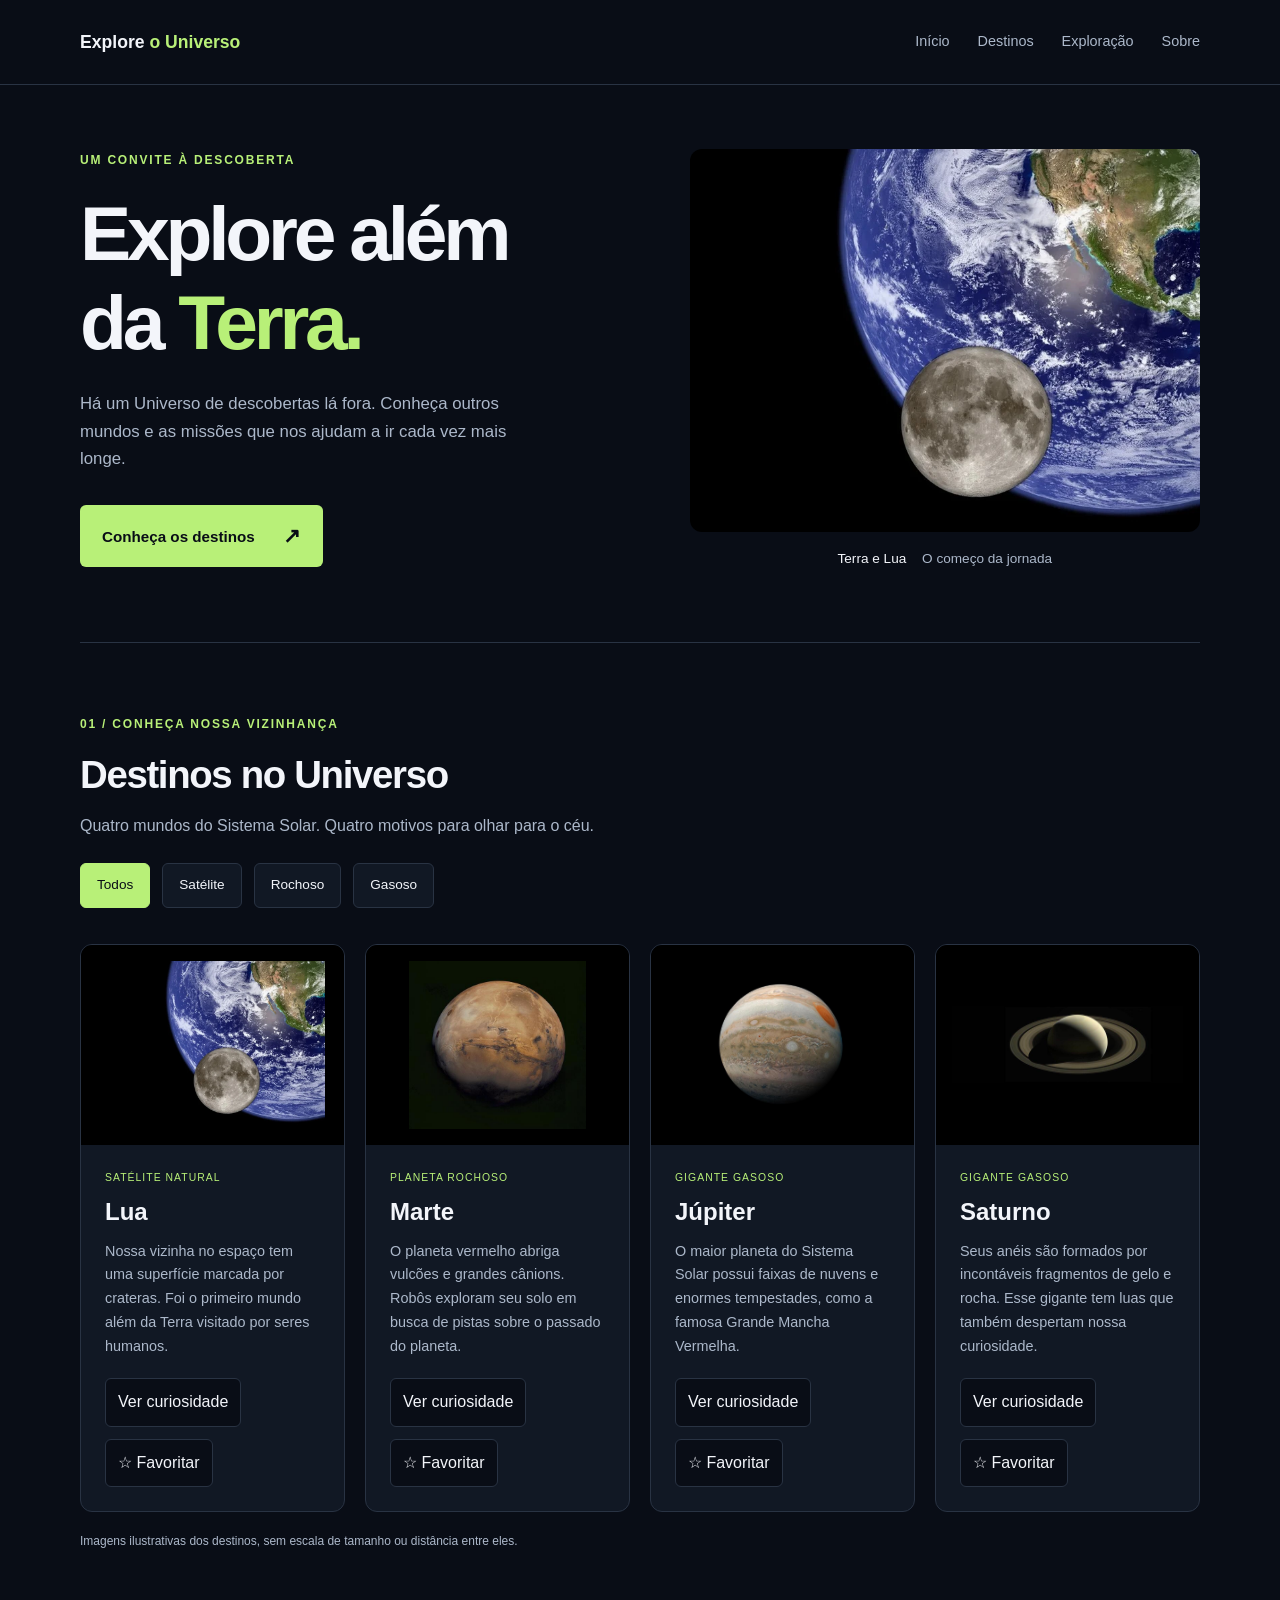
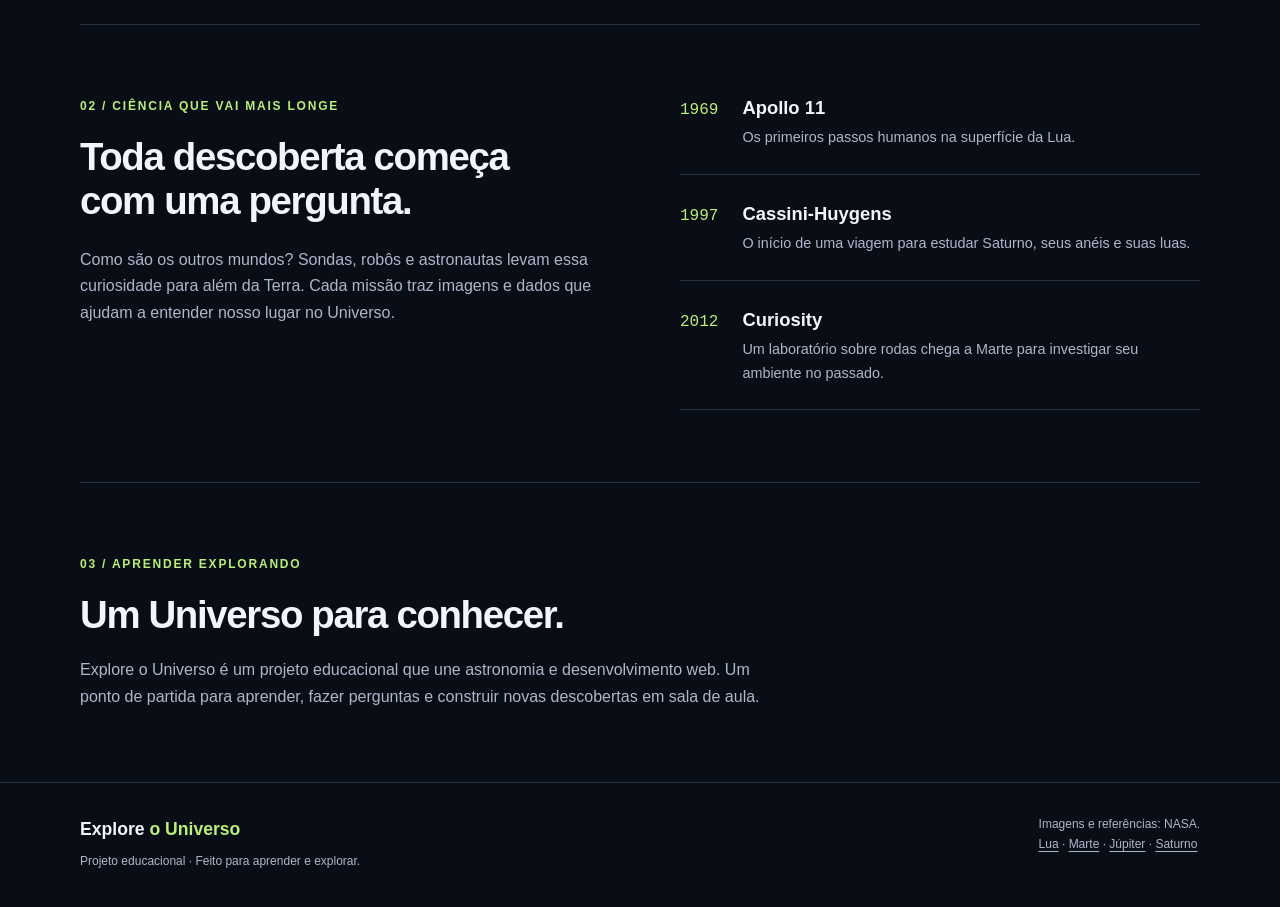
<file: versao 3/index.html>
<!DOCTYPE html>
<html lang="pt-BR">

<head>
  <meta charset="UTF-8">
  <meta name="viewport" content="width=device-width, initial-scale=1.0">
  <meta name="description"
    content="Conheça a Lua, Marte, Júpiter e Saturno e descubra um pouco da história da exploração espacial.">
  <title>Explore o Universo</title>
  <link rel="stylesheet" href="css/estilos.css">
</head>

<body>
  <header class="cabecalho">
    <div class="container cabecalho-conteudo">
      <h1 class="marca"><a href="#inicio">Explore <span>o Universo</span></a></h1>

      <button type="button" class="botao-menu" aria-expanded="false" aria-controls="navegaçao-principal">☰ Menu</button>

      <nav aria-label="Navegação principal" id="navegacao-principal" class="navegacao-principal">
        <ul class="menu">
          <li><a href="#inicio">Início</a></li>
          <li><a href="#destinos">Destinos</a></li>
          <li><a href="#exploracao">Exploração</a></li>
          <li><a href="#sobre">Sobre</a></li>
        </ul>
      </nav>
    </div>
  </header>

  <main>
    <section class="destaque container" id="inicio" aria-labelledby="titulo-destaque">
      <div class="destaque-texto">
        <p class="etiqueta">Um convite à descoberta</p>
        <h2 id="titulo-destaque">Explore além<br>da <span>Terra.</span></h2>
        <p class="introducao">Há um Universo de descobertas lá fora. Conheça outros mundos e as missões que nos ajudam a
          ir cada vez mais longe.</p>
        <a class="botao" href="#destinos">Conheça os destinos <span aria-hidden="true">↗</span></a>
      </div>
      <figure class="destaque-imagem">
        <img src="img/lua.webp" alt="Composição mostrando a Lua em primeiro plano e a Terra ao fundo." width="1000"
          height="750">
        <figcaption>Terra e Lua <span>O começo da jornada</span></figcaption>
      </figure>
    </section>

    <section class="destinos secao container" id="destinos" aria-labelledby="titulo-destinos">
      <p class="etiqueta">01 / Conheça nossa vizinhança</p>
      <h2 id="titulo-destinos">Destinos no Universo</h2>
      <p class="descricao-secao">Quatro mundos do Sistema Solar. Quatro motivos para olhar para o céu.</p>

      <!-- DIV com o papel/finalidade de um grupo de botões -->
       <!-- Usamos o arial-label para descrever/detalhar a finalidade desse grupo de botões -->
        <!--  -->

      <div class="filtros-destinos" role="group" aria-label="Filtrar destinos por categoria">

        <button data-filtro="Todos" type="button" class="filtro-ativo" aria-pressed="true">Todos</button>

        <button data-filtro="satelite" type="button" aria-pressed="false">Satélite</button>

        <button data-filtro="rochoso" type="button" aria-pressed="false">Rochoso</button>

        <button data-filtro="gasoso" type="button" aria-pressed="false">Gasoso</button>

      </div>

      <div class="grade-destinos">
        <article class="card-destino" data-categoria="satelite">
          <img src="img/lua.webp" alt="Lua com áreas claras e escuras, em uma composição com a Terra ao fundo."
            width="760" height="570">
          <div class="card-conteudo">
            <p class="categoria">Satélite natural</p>
            <h3>Lua</h3>
            <p class="descricao-card">Nossa vizinha no espaço tem uma superfície marcada por crateras. Foi o primeiro
              mundo além da Terra visitado por seres humanos.</p>

            <!-- Atributos aria-*
            Recursos importantes para sinalizar/avisar ferramentas/tecnologias de acessibilidade sobre diferentes estados dos elementos da página. -->


            <div class="acoes-card">

              <button type="button" class="botao-curiosidade" aria-expanded="false" aria-controls="curiosidade-lua">
                Ver curiosidade
              </button>

              <button type="button" class="botao-favorito" aria-pressed="false">
                ☆ Favoritar
              </button>
            </div>

            <p class="curiosidade" id="curiosidade-lua" hidden>A Lua leva aproximadamente 27 dias para dar uma volta ao redor
              da Terra.
            </p>

          </div>
        </article>

        <article class="card-destino" data-categoria="rochoso">
          <img src="img/marte.jpg" alt="Marte visto do espaço, com superfície em tons avermelhados." width="506"
            height="480">
          <div class="card-conteudo">
            <p class="categoria">Planeta rochoso</p>
            <h3>Marte</h3>
            <p class="descricao-card">O planeta vermelho abriga vulcões e grandes cânions. Robôs exploram seu solo em
              busca de pistas sobre o passado do planeta.</p>

            <div class="acoes-card">

              <button type="button" class="botao-curiosidade" aria-expanded="false" aria-controls="curiosidade-marte">
                Ver curiosidade
              </button>

              <button type="button" class="botao-favorito" aria-pressed="false">
                ☆ Favoritar
              </button>
            </div>

            <p class="curiosidade" id="curiosidade-marte" hidden>Um dia em Marte dura cerca de 24 horas e 40 minutos.
            </p>

          </div>
        </article>

        <article class="card-destino" data-categoria="gasoso">
          <img src="img/jupiter.jpg" alt="Júpiter com faixas de nuvens e uma grande tempestade oval." width="750"
            height="750">
          <div class="card-conteudo">
            <p class="categoria">Gigante gasoso</p>
            <h3>Júpiter</h3>
            <p class="descricao-card">O maior planeta do Sistema Solar possui faixas de nuvens e enormes tempestades,
              como a famosa Grande Mancha Vermelha.</p>

            <div class="acoes-card">

              <button type="button" class="botao-curiosidade" aria-expanded="false" aria-controls="curiosidade-jupiter">
                Ver curiosidade
              </button>

              <button type="button" class="botao-favorito" aria-pressed="false">
                ☆ Favoritar
              </button>
            </div>

            <p class="curiosidade" id="curiosidade-jupiter" hidden>Júpiter leva cerca de 12 anos terrestres para completar uma volta ao redor do
              Sol.
            </p>

          </div>
        </article>

        <article class="card-destino" data-categoria="gasoso">
          <img src="img/saturno.jpg" alt="Saturno envolvido por seus amplos anéis, contra o fundo escuro do espaço."
            width="960" height="320">
          <div class="card-conteudo">
            <p class="categoria">Gigante gasoso</p>
            <h3>Saturno</h3>
            <p class="descricao-card">Seus anéis são formados por incontáveis fragmentos de gelo e rocha. Esse gigante
              tem luas que também despertam nossa curiosidade.</p>

            <div class="acoes-card">

              <button type="button" class="botao-curiosidade" aria-expanded="false" aria-controls="curiosidade-jupiter">
                Ver curiosidade
              </button>

              <button type="button" class="botao-favorito" aria-pressed="false">
                ☆ Favoritar
              </button>
            </div>

            <p class="curiosidade" id="curiosidade-saturno" hidden>Saturno leva aproximadamente 29 anos terrestres para completar uma volta ao
              redor do Sol.
            </p>

          </div>
        </article>
      </div>
      <p class="nota">Imagens ilustrativas dos destinos, sem escala de tamanho ou distância entre eles.</p>
    </section>

    <section class="exploracao secao container" id="exploracao" aria-labelledby="titulo-exploracao">
      <div>
        <p class="etiqueta">02 / Ciência que vai mais longe</p>
        <h2 id="titulo-exploracao">Toda descoberta começa com uma pergunta.</h2>
        <p>Como são os outros mundos? Sondas, robôs e astronautas levam essa curiosidade para além da Terra. Cada missão
          traz imagens e dados que ajudam a entender nosso lugar no Universo.</p>
      </div>
      <ol class="missoes" aria-label="Marcos da exploração espacial">
        <li><span class="ano">1969</span>
          <div>
            <h3>Apollo 11</h3>
            <p>Os primeiros passos humanos na superfície da Lua.</p>
          </div>
        </li>
        <li><span class="ano">1997</span>
          <div>
            <h3>Cassini-Huygens</h3>
            <p>O início de uma viagem para estudar Saturno, seus anéis e suas luas.</p>
          </div>
        </li>
        <li><span class="ano">2012</span>
          <div>
            <h3>Curiosity</h3>
            <p>Um laboratório sobre rodas chega a Marte para investigar seu ambiente no passado.</p>
          </div>
        </li>
      </ol>
    </section>

    <section class="sobre secao container" id="sobre" aria-labelledby="titulo-sobre">
      <p class="etiqueta">03 / Aprender explorando</p>
      <h2 id="titulo-sobre">Um Universo para conhecer.</h2>
      <p>Explore o Universo é um projeto educacional que une astronomia e desenvolvimento web. Um ponto de partida para
        aprender, fazer perguntas e construir novas descobertas em sala de aula.</p>
    </section>
  </main>

  <footer class="rodape">
    <div class="container rodape-conteudo">
      <div>
        <p class="marca">Explore <span>o Universo</span></p>
        <p class="texto-rodape">Projeto educacional · Feito para aprender e explorar.</p>
      </div>
      <p class="creditos">Imagens e referências: NASA.<br>
        <a href="https://science.nasa.gov/moon/">Lua</a> ·
        <a href="https://science.nasa.gov/mars/">Marte</a> ·
        <a href="https://science.nasa.gov/jupiter/">Júpiter</a> ·
        <a href="https://science.nasa.gov/saturn/">Saturno</a>
      </p>
    </div>
  </footer>

  <script src="js/script.js"></script>


</body>

</html>
</file>
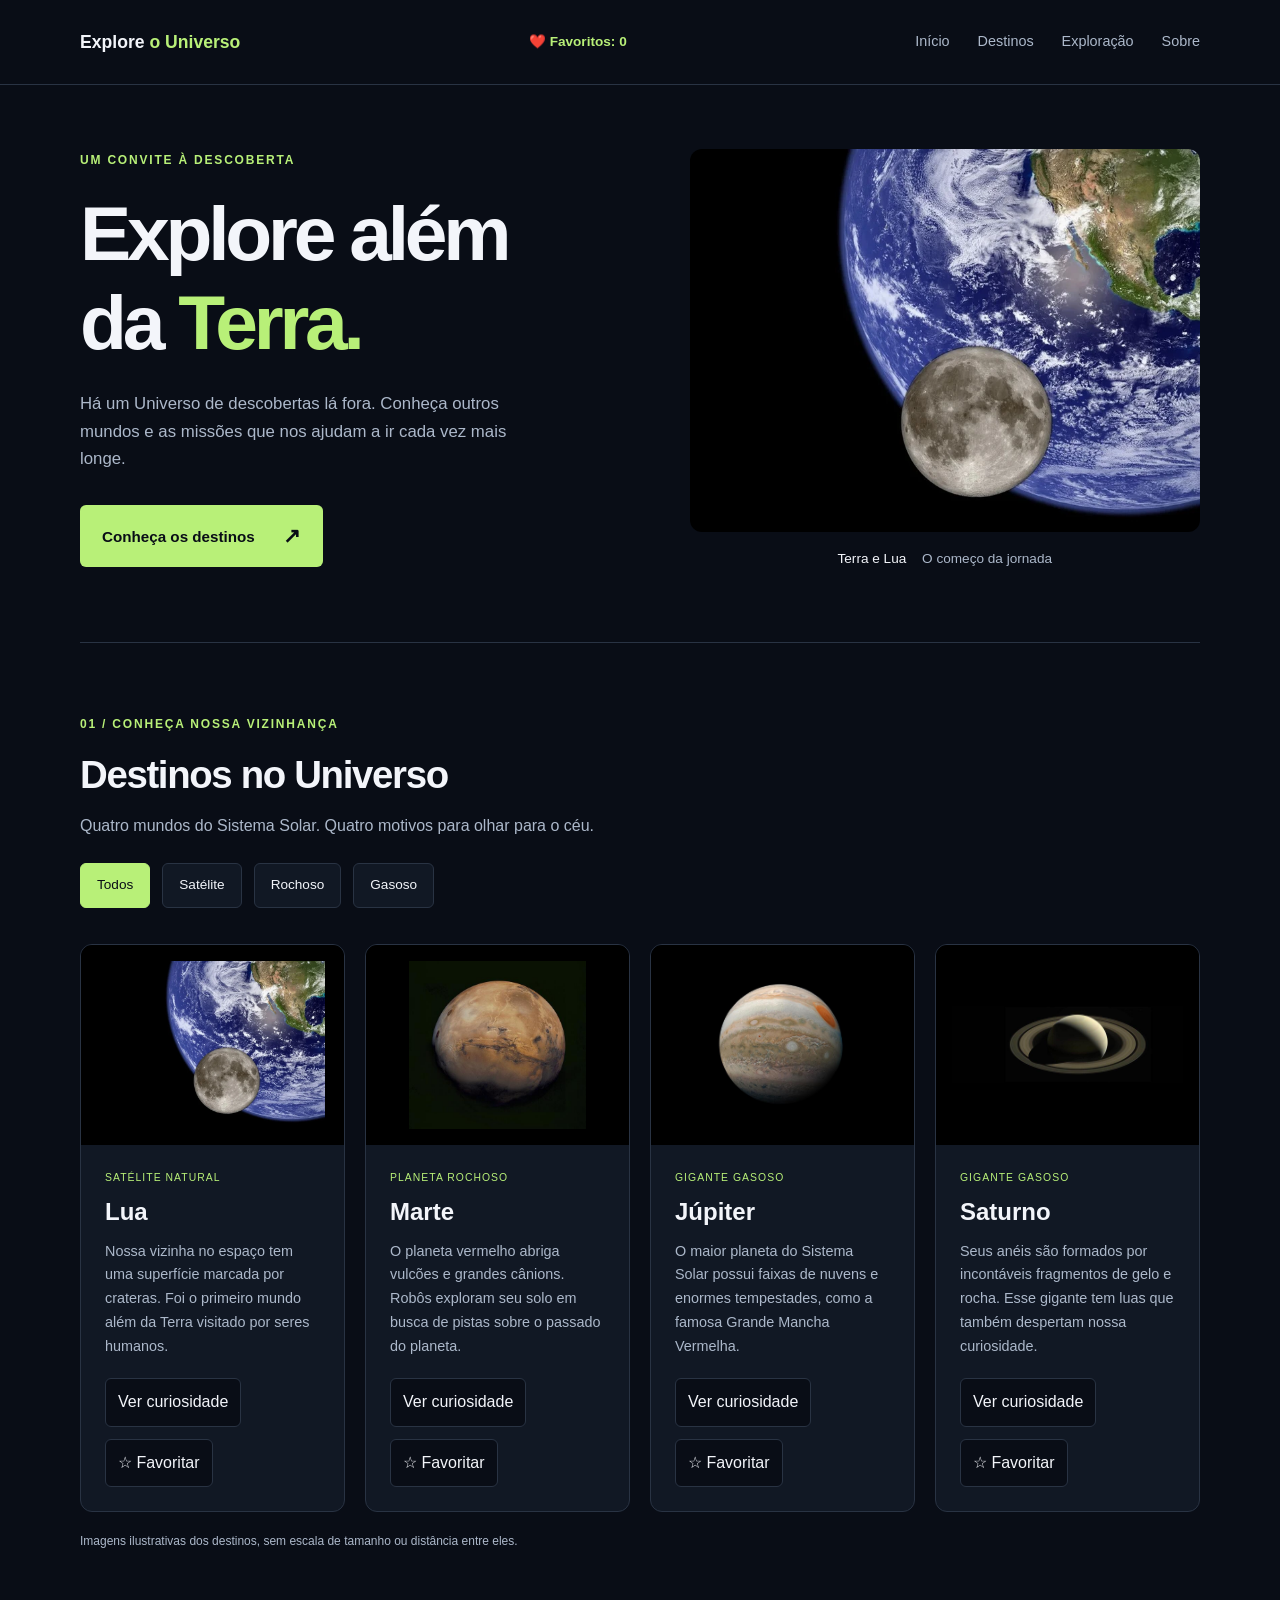
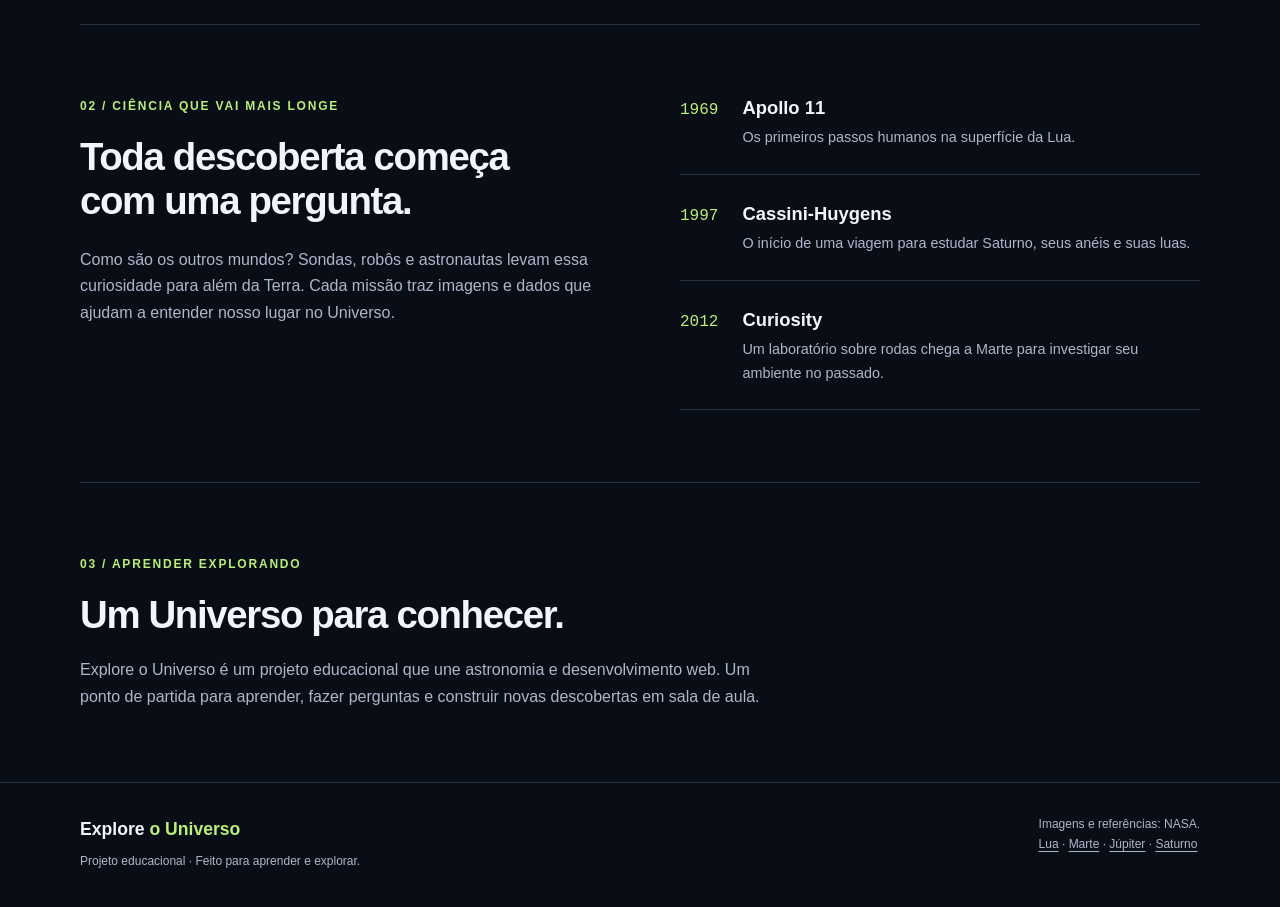
<file: versao 4/index.html>
<!DOCTYPE html>
<html lang="pt-BR">

<head>
  <meta charset="UTF-8">
  <meta name="viewport" content="width=device-width, initial-scale=1.0">
  <meta name="description"
    content="Conheça a Lua, Marte, Júpiter e Saturno e descubra um pouco da história da exploração espacial.">
  <title>Explore o Universo</title>
  <link rel="stylesheet" href="css/estilos.css">
</head>

<body>
  <header class="cabecalho">
    <div class="container cabecalho-conteudo">
      <h1 class="marca"><a href="#inicio">Explore <span>o Universo</span></a></h1>

      <p class="contador-favoritos">
        ❤️ Favoritos: <span id="quantidade-favoritos"> 0 </span>
      </p>

      <button type="button" class="botao-menu" aria-expanded="false" aria-controls="navegaçao-principal">☰ Menu</button>

      <nav aria-label="Navegação principal" id="navegacao-principal" class="navegacao-principal">
        <ul class="menu">
          <li><a href="#inicio">Início</a></li>
          <li><a href="#destinos">Destinos</a></li>
          <li><a href="#exploracao">Exploração</a></li>
          <li><a href="#sobre">Sobre</a></li>
        </ul>
      </nav>
    </div>
  </header>

  <main>
    <section class="destaque container" id="inicio" aria-labelledby="titulo-destaque">
      <div class="destaque-texto">
        <p class="etiqueta">Um convite à descoberta</p>
        <h2 id="titulo-destaque">Explore além<br>da <span>Terra.</span></h2>
        <p class="introducao">Há um Universo de descobertas lá fora. Conheça outros mundos e as missões que nos ajudam a
          ir cada vez mais longe.</p>
        <a class="botao" href="#destinos">Conheça os destinos <span aria-hidden="true">↗</span></a>
      </div>
      <figure class="destaque-imagem">
        <img src="img/lua.webp" alt="Composição mostrando a Lua em primeiro plano e a Terra ao fundo." width="1000"
          height="750">
        <figcaption>Terra e Lua <span>O começo da jornada</span></figcaption>
      </figure>
    </section>

    <section class="destinos secao container" id="destinos" aria-labelledby="titulo-destinos">
      <p class="etiqueta">01 / Conheça nossa vizinhança</p>
      <h2 id="titulo-destinos">Destinos no Universo</h2>
      <p class="descricao-secao">Quatro mundos do Sistema Solar. Quatro motivos para olhar para o céu.</p>

      <!-- DIV com o papel/finalidade de um grupo de botões -->
       <!-- Usamos o arial-label para descrever/detalhar a finalidade desse grupo de botões -->
        <!--  -->

      <div class="filtros-destinos" role="group" aria-label="Filtrar destinos por categoria">

        <button data-filtro="Todos" type="button" class="filtro-ativo" aria-pressed="true">Todos</button>

        <button data-filtro="satelite" type="button" aria-pressed="false">Satélite</button>

        <button data-filtro="rochoso" type="button" aria-pressed="false">Rochoso</button>

        <button data-filtro="gasoso" type="button" aria-pressed="false">Gasoso</button>

      </div>

      <div class="grade-destinos">
        <article class="card-destino" data-categoria="satelite">
          <img src="img/lua.webp" alt="Lua com áreas claras e escuras, em uma composição com a Terra ao fundo."
            width="760" height="570">
          <div class="card-conteudo">
            <p class="categoria">Satélite natural</p>
            <h3>Lua</h3>
            <p class="descricao-card">Nossa vizinha no espaço tem uma superfície marcada por crateras. Foi o primeiro
              mundo além da Terra visitado por seres humanos.</p>

            <!-- Atributos aria-*
            Recursos importantes para sinalizar/avisar ferramentas/tecnologias de acessibilidade sobre diferentes estados dos elementos da página. -->


            <div class="acoes-card">

              <button type="button" class="botao-curiosidade" aria-expanded="false" aria-controls="curiosidade-lua">
                Ver curiosidade
              </button>

              <button type="button" class="botao-favorito" aria-pressed="false">
                ☆ Favoritar
              </button>
            </div>

            <p class="curiosidade" id="curiosidade-lua" hidden>A Lua leva aproximadamente 27 dias para dar uma volta ao redor
              da Terra.
            </p>

          </div>
        </article>

        <article class="card-destino" data-categoria="rochoso">
          <img src="img/marte.jpg" alt="Marte visto do espaço, com superfície em tons avermelhados." width="506"
            height="480">
          <div class="card-conteudo">
            <p class="categoria">Planeta rochoso</p>
            <h3>Marte</h3>
            <p class="descricao-card">O planeta vermelho abriga vulcões e grandes cânions. Robôs exploram seu solo em
              busca de pistas sobre o passado do planeta.</p>

            <div class="acoes-card">

              <button type="button" class="botao-curiosidade" aria-expanded="false" aria-controls="curiosidade-marte">
                Ver curiosidade
              </button>

              <button type="button" class="botao-favorito" aria-pressed="false">
                ☆ Favoritar
              </button>
            </div>

            <p class="curiosidade" id="curiosidade-marte" hidden>Um dia em Marte dura cerca de 24 horas e 40 minutos.
            </p>

          </div>
        </article>

        <article class="card-destino" data-categoria="gasoso">
          <img src="img/jupiter.jpg" alt="Júpiter com faixas de nuvens e uma grande tempestade oval." width="750"
            height="750">
          <div class="card-conteudo">
            <p class="categoria">Gigante gasoso</p>
            <h3>Júpiter</h3>
            <p class="descricao-card">O maior planeta do Sistema Solar possui faixas de nuvens e enormes tempestades,
              como a famosa Grande Mancha Vermelha.</p>

            <div class="acoes-card">

              <button type="button" class="botao-curiosidade" aria-expanded="false" aria-controls="curiosidade-jupiter">
                Ver curiosidade
              </button>

              <button type="button" class="botao-favorito" aria-pressed="false">
                ☆ Favoritar
              </button>
            </div>

            <p class="curiosidade" id="curiosidade-jupiter" hidden>Júpiter leva cerca de 12 anos terrestres para completar uma volta ao redor do
              Sol.
            </p>

          </div>
        </article>

        <article class="card-destino" data-categoria="gasoso">
          <img src="img/saturno.jpg" alt="Saturno envolvido por seus amplos anéis, contra o fundo escuro do espaço."
            width="960" height="320">
          <div class="card-conteudo">
            <p class="categoria">Gigante gasoso</p>
            <h3>Saturno</h3>
            <p class="descricao-card">Seus anéis são formados por incontáveis fragmentos de gelo e rocha. Esse gigante
              tem luas que também despertam nossa curiosidade.</p>

            <div class="acoes-card">

              <button type="button" class="botao-curiosidade" aria-expanded="false" aria-controls="curiosidade-jupiter">
                Ver curiosidade
              </button>

              <button type="button" class="botao-favorito" aria-pressed="false">
                ☆ Favoritar
              </button>
            </div>

            <p class="curiosidade" id="curiosidade-saturno" hidden>Saturno leva aproximadamente 29 anos terrestres para completar uma volta ao
              redor do Sol.
            </p>

          </div>
        </article>
      </div>
      <p class="nota">Imagens ilustrativas dos destinos, sem escala de tamanho ou distância entre eles.</p>
    </section>

    <section class="exploracao secao container" id="exploracao" aria-labelledby="titulo-exploracao">
      <div>
        <p class="etiqueta">02 / Ciência que vai mais longe</p>
        <h2 id="titulo-exploracao">Toda descoberta começa com uma pergunta.</h2>
        <p>Como são os outros mundos? Sondas, robôs e astronautas levam essa curiosidade para além da Terra. Cada missão
          traz imagens e dados que ajudam a entender nosso lugar no Universo.</p>
      </div>
      <ol class="missoes" aria-label="Marcos da exploração espacial">
        <li><span class="ano">1969</span>
          <div>
            <h3>Apollo 11</h3>
            <p>Os primeiros passos humanos na superfície da Lua.</p>
          </div>
        </li>
        <li><span class="ano">1997</span>
          <div>
            <h3>Cassini-Huygens</h3>
            <p>O início de uma viagem para estudar Saturno, seus anéis e suas luas.</p>
          </div>
        </li>
        <li><span class="ano">2012</span>
          <div>
            <h3>Curiosity</h3>
            <p>Um laboratório sobre rodas chega a Marte para investigar seu ambiente no passado.</p>
          </div>
        </li>
      </ol>
    </section>

    <section class="sobre secao container" id="sobre" aria-labelledby="titulo-sobre">
      <p class="etiqueta">03 / Aprender explorando</p>
      <h2 id="titulo-sobre">Um Universo para conhecer.</h2>
      <p>Explore o Universo é um projeto educacional que une astronomia e desenvolvimento web. Um ponto de partida para
        aprender, fazer perguntas e construir novas descobertas em sala de aula.</p>
    </section>
  </main>

  <footer class="rodape">
    <div class="container rodape-conteudo">
      <div>
        <p class="marca">Explore <span>o Universo</span></p>
        <p class="texto-rodape">Projeto educacional · Feito para aprender e explorar.</p>
      </div>
      <p class="creditos">Imagens e referências: NASA.<br>
        <a href="https://science.nasa.gov/moon/">Lua</a> ·
        <a href="https://science.nasa.gov/mars/">Marte</a> ·
        <a href="https://science.nasa.gov/jupiter/">Júpiter</a> ·
        <a href="https://science.nasa.gov/saturn/">Saturno</a>
      </p>
    </div>
  </footer>

  <script src="js/script.js"></script>


</body>

</html>
</file>
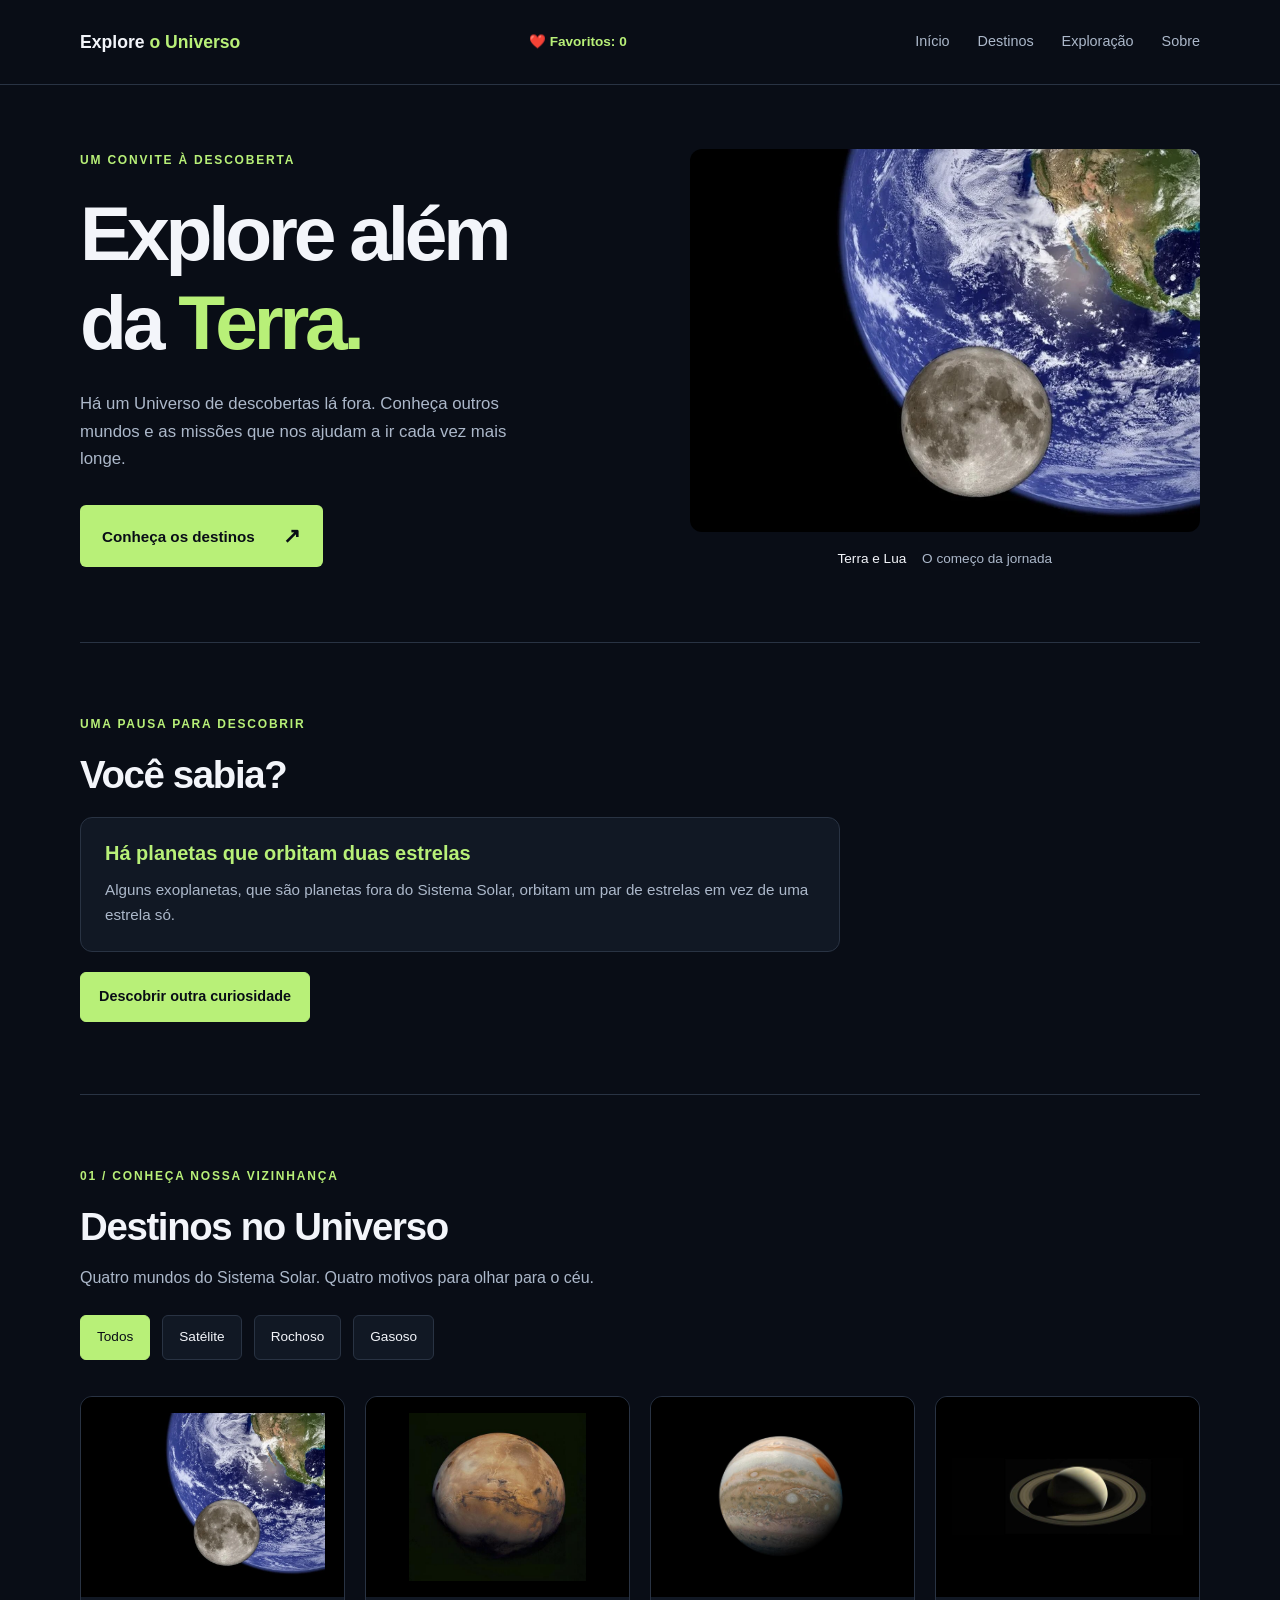
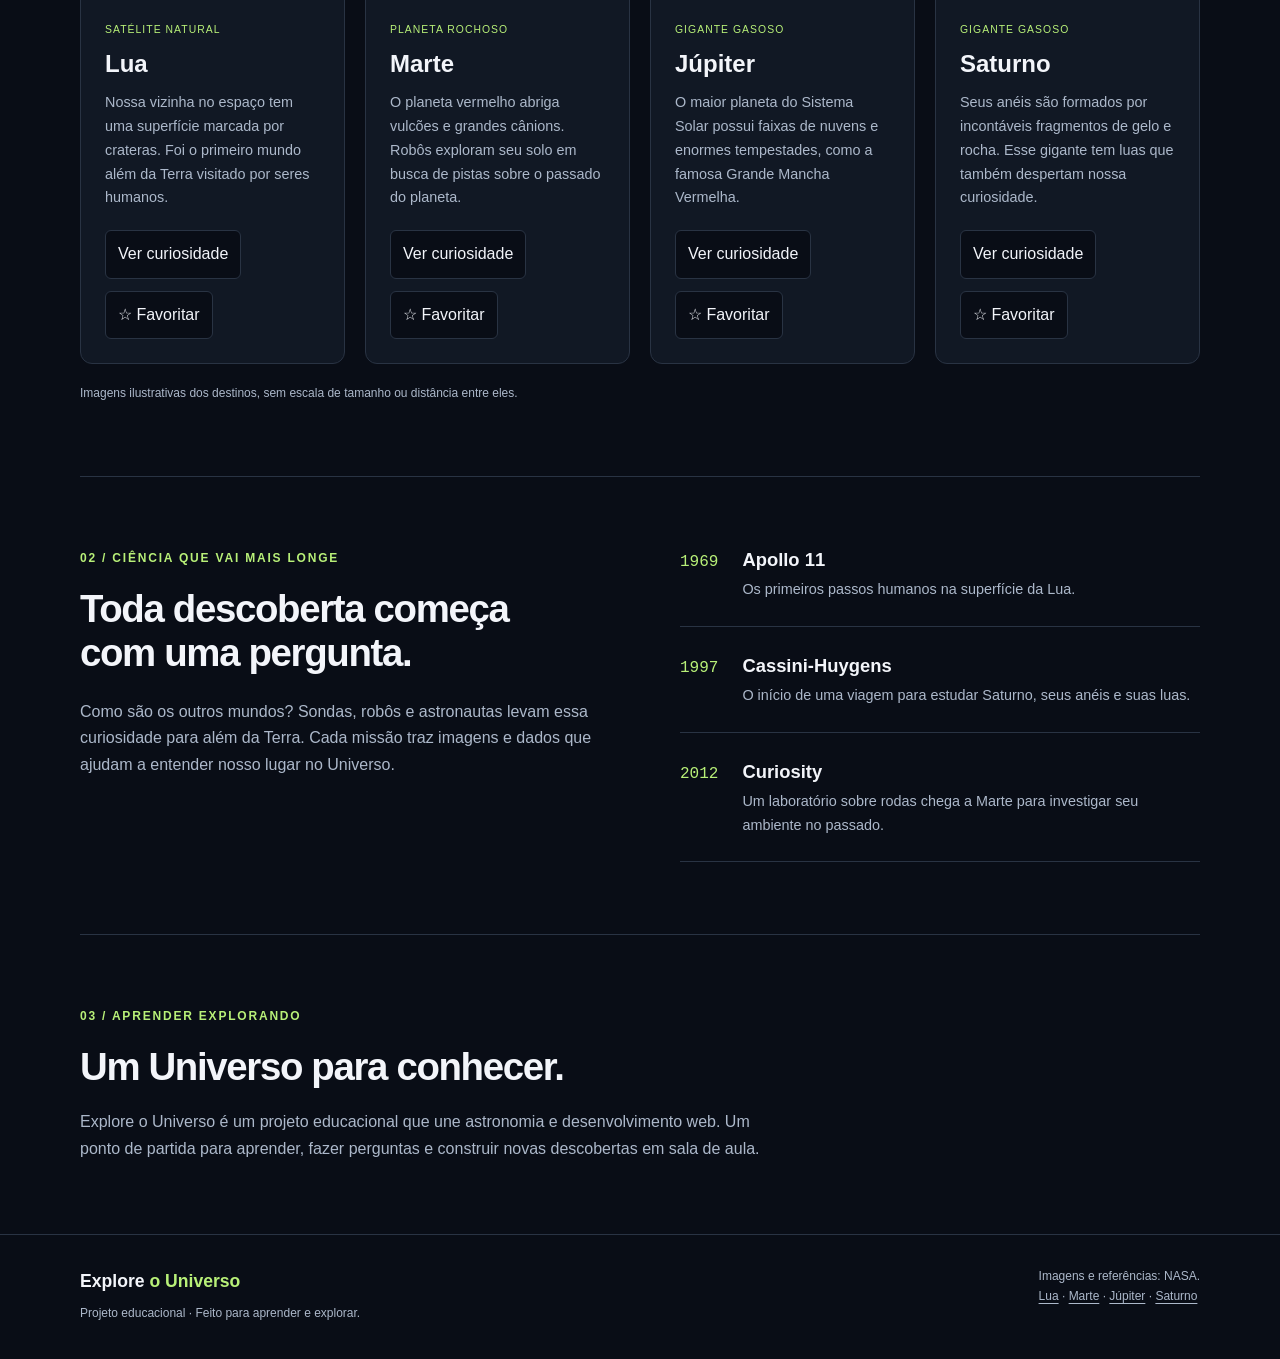
<file: versao 5/index.html>
<!DOCTYPE html>
<html lang="pt-BR">

<head>
  <meta charset="UTF-8">
  <meta name="viewport" content="width=device-width, initial-scale=1.0">
  <meta name="description"
    content="Conheça a Lua, Marte, Júpiter e Saturno e descubra um pouco da história da exploração espacial.">
  <title>Explore o Universo</title>
  <link rel="stylesheet" href="css/estilos.css">
</head>

<body>
  <header class="cabecalho">
    <div class="container cabecalho-conteudo">
      <h1 class="marca"><a href="#inicio">Explore <span>o Universo</span></a></h1>

      <p class="contador-favoritos">
        ❤️ Favoritos: <span id="quantidade-favoritos"> 0 </span>
      </p>

      <button type="button" class="botao-menu" aria-expanded="false" aria-controls="navegaçao-principal">☰ Menu</button>

      <nav aria-label="Navegação principal" id="navegacao-principal" class="navegacao-principal">
        <ul class="menu">
          <li><a href="#inicio">Início</a></li>
          <li><a href="#destinos">Destinos</a></li>
          <li><a href="#exploracao">Exploração</a></li>
          <li><a href="#sobre">Sobre</a></li>
        </ul>
      </nav>
    </div>
  </header>

  <main>
    <section class="destaque container" id="inicio" aria-labelledby="titulo-destaque">
      <div class="destaque-texto">
        <p class="etiqueta">Um convite à descoberta</p>
        <h2 id="titulo-destaque">Explore além<br>da <span>Terra.</span></h2>
        <p class="introducao">Há um Universo de descobertas lá fora. Conheça outros mundos e as missões que nos ajudam a
          ir cada vez mais longe.</p>
        <a class="botao" href="#destinos">Conheça os destinos <span aria-hidden="true">↗</span></a>
      </div>
      <figure class="destaque-imagem">
        <img src="img/lua.webp" alt="Composição mostrando a Lua em primeiro plano e a Terra ao fundo." width="1000"
          height="750">
        <figcaption>Terra e Lua <span>O começo da jornada</span></figcaption>
      </figure>
    </section>

    <section class="curiosidade-universo secao container" aria-labelledby="titulo-secao-curiosidade">

      <p class="etiqueta">Uma pausa para descobrir</p>

      <h2 id="titulo-secao-curiosidade">Você sabia?</h2>

      <div class="painel-curiosidade">

        <h3 id="titulo-curiosidade-aleatoria"></h3>

        <p id="explicacao-curiosidade-aleatoria"></p>

      </div>

      <button type="button" class="botao-curiosidade-aleatoria">Descobrir outra curiosidade</button>

    </section>

    <section class="destinos secao container" id="destinos" aria-labelledby="titulo-destinos">
      <p class="etiqueta">01 / Conheça nossa vizinhança</p>
      <h2 id="titulo-destinos">Destinos no Universo</h2>
      <p class="descricao-secao">Quatro mundos do Sistema Solar. Quatro motivos para olhar para o céu.</p>

      <!-- DIV com o papel/finalidade de um grupo de botões -->
       <!-- Usamos o arial-label para descrever/detalhar a finalidade desse grupo de botões -->
        <!--  -->

      <div class="filtros-destinos" role="group" aria-label="Filtrar destinos por categoria">

        <button data-filtro="Todos" type="button" class="filtro-ativo" aria-pressed="true">Todos</button>

        <button data-filtro="satelite" type="button" aria-pressed="false">Satélite</button>

        <button data-filtro="rochoso" type="button" aria-pressed="false">Rochoso</button>

        <button data-filtro="gasoso" type="button" aria-pressed="false">Gasoso</button>

      </div>

      <div class="grade-destinos">
        <article class="card-destino" data-categoria="satelite">
          <img src="img/lua.webp" alt="Lua com áreas claras e escuras, em uma composição com a Terra ao fundo."
            width="760" height="570">
          <div class="card-conteudo">
            <p class="categoria">Satélite natural</p>
            <h3>Lua</h3>
            <p class="descricao-card">Nossa vizinha no espaço tem uma superfície marcada por crateras. Foi o primeiro
              mundo além da Terra visitado por seres humanos.</p>

            <!-- Atributos aria-*
            Recursos importantes para sinalizar/avisar ferramentas/tecnologias de acessibilidade sobre diferentes estados dos elementos da página. -->


            <div class="acoes-card">

              <button type="button" class="botao-curiosidade" aria-expanded="false" aria-controls="curiosidade-lua">
                Ver curiosidade
              </button>

              <button type="button" class="botao-favorito" aria-pressed="false">
                ☆ Favoritar
              </button>
            </div>

            <p class="curiosidade" id="curiosidade-lua" hidden>A Lua leva aproximadamente 27 dias para dar uma volta ao redor
              da Terra.
            </p>

          </div>
        </article>

        <article class="card-destino" data-categoria="rochoso">
          <img src="img/marte.jpg" alt="Marte visto do espaço, com superfície em tons avermelhados." width="506"
            height="480">
          <div class="card-conteudo">
            <p class="categoria">Planeta rochoso</p>
            <h3>Marte</h3>
            <p class="descricao-card">O planeta vermelho abriga vulcões e grandes cânions. Robôs exploram seu solo em
              busca de pistas sobre o passado do planeta.</p>

            <div class="acoes-card">

              <button type="button" class="botao-curiosidade" aria-expanded="false" aria-controls="curiosidade-marte">
                Ver curiosidade
              </button>

              <button type="button" class="botao-favorito" aria-pressed="false">
                ☆ Favoritar
              </button>
            </div>

            <p class="curiosidade" id="curiosidade-marte" hidden>Um dia em Marte dura cerca de 24 horas e 40 minutos.
            </p>

          </div>
        </article>

        <article class="card-destino" data-categoria="gasoso">
          <img src="img/jupiter.jpg" alt="Júpiter com faixas de nuvens e uma grande tempestade oval." width="750"
            height="750">
          <div class="card-conteudo">
            <p class="categoria">Gigante gasoso</p>
            <h3>Júpiter</h3>
            <p class="descricao-card">O maior planeta do Sistema Solar possui faixas de nuvens e enormes tempestades,
              como a famosa Grande Mancha Vermelha.</p>

            <div class="acoes-card">

              <button type="button" class="botao-curiosidade" aria-expanded="false" aria-controls="curiosidade-jupiter">
                Ver curiosidade
              </button>

              <button type="button" class="botao-favorito" aria-pressed="false">
                ☆ Favoritar
              </button>
            </div>

            <p class="curiosidade" id="curiosidade-jupiter" hidden>Júpiter leva cerca de 12 anos terrestres para completar uma volta ao redor do
              Sol.
            </p>

          </div>
        </article>

        <article class="card-destino" data-categoria="gasoso">
          <img src="img/saturno.jpg" alt="Saturno envolvido por seus amplos anéis, contra o fundo escuro do espaço."
            width="960" height="320">
          <div class="card-conteudo">
            <p class="categoria">Gigante gasoso</p>
            <h3>Saturno</h3>
            <p class="descricao-card">Seus anéis são formados por incontáveis fragmentos de gelo e rocha. Esse gigante
              tem luas que também despertam nossa curiosidade.</p>

            <div class="acoes-card">

              <button type="button" class="botao-curiosidade" aria-expanded="false" aria-controls="curiosidade-jupiter">
                Ver curiosidade
              </button>

              <button type="button" class="botao-favorito" aria-pressed="false">
                ☆ Favoritar
              </button>
            </div>

            <p class="curiosidade" id="curiosidade-saturno" hidden>Saturno leva aproximadamente 29 anos terrestres para completar uma volta ao
              redor do Sol.
            </p>

          </div>
        </article>
      </div>
      <p class="nota">Imagens ilustrativas dos destinos, sem escala de tamanho ou distância entre eles.</p>
    </section>

    <section class="exploracao secao container" id="exploracao" aria-labelledby="titulo-exploracao">
      <div>
        <p class="etiqueta">02 / Ciência que vai mais longe</p>
        <h2 id="titulo-exploracao">Toda descoberta começa com uma pergunta.</h2>
        <p>Como são os outros mundos? Sondas, robôs e astronautas levam essa curiosidade para além da Terra. Cada missão
          traz imagens e dados que ajudam a entender nosso lugar no Universo.</p>
      </div>
      <ol class="missoes" aria-label="Marcos da exploração espacial">
        <li><span class="ano">1969</span>
          <div>
            <h3>Apollo 11</h3>
            <p>Os primeiros passos humanos na superfície da Lua.</p>
          </div>
        </li>
        <li><span class="ano">1997</span>
          <div>
            <h3>Cassini-Huygens</h3>
            <p>O início de uma viagem para estudar Saturno, seus anéis e suas luas.</p>
          </div>
        </li>
        <li><span class="ano">2012</span>
          <div>
            <h3>Curiosity</h3>
            <p>Um laboratório sobre rodas chega a Marte para investigar seu ambiente no passado.</p>
          </div>
        </li>
      </ol>
    </section>

    <section class="sobre secao container" id="sobre" aria-labelledby="titulo-sobre">
      <p class="etiqueta">03 / Aprender explorando</p>
      <h2 id="titulo-sobre">Um Universo para conhecer.</h2>
      <p>Explore o Universo é um projeto educacional que une astronomia e desenvolvimento web. Um ponto de partida para
        aprender, fazer perguntas e construir novas descobertas em sala de aula.</p>
    </section>
  </main>

  <footer class="rodape">
    <div class="container rodape-conteudo">
      <div>
        <p class="marca">Explore <span>o Universo</span></p>
        <p class="texto-rodape">Projeto educacional · Feito para aprender e explorar.</p>
      </div>
      <p class="creditos">Imagens e referências: NASA.<br>
        <a href="https://science.nasa.gov/moon/">Lua</a> ·
        <a href="https://science.nasa.gov/mars/">Marte</a> ·
        <a href="https://science.nasa.gov/jupiter/">Júpiter</a> ·
        <a href="https://science.nasa.gov/saturn/">Saturno</a>
      </p>
    </div>
  </footer>

  <script src="js/script.js"></script>


</body>

</html>
</file>
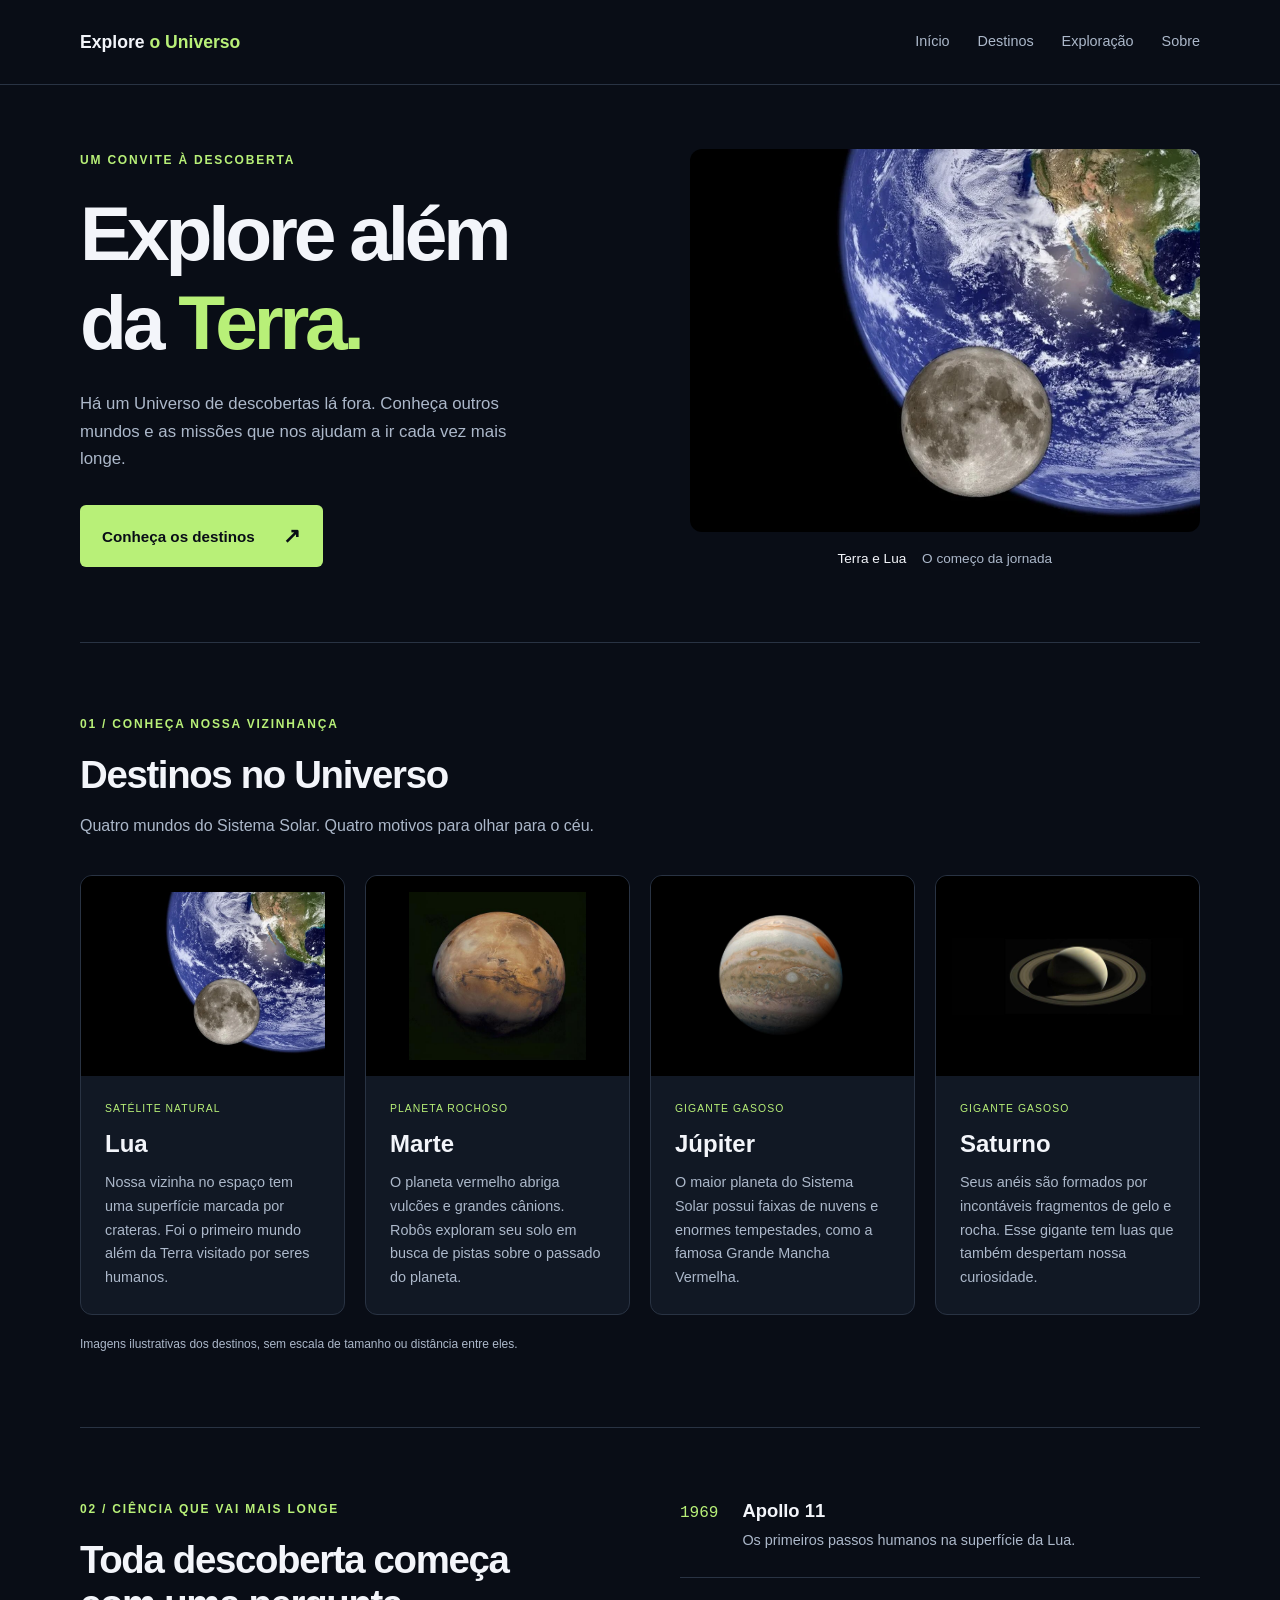
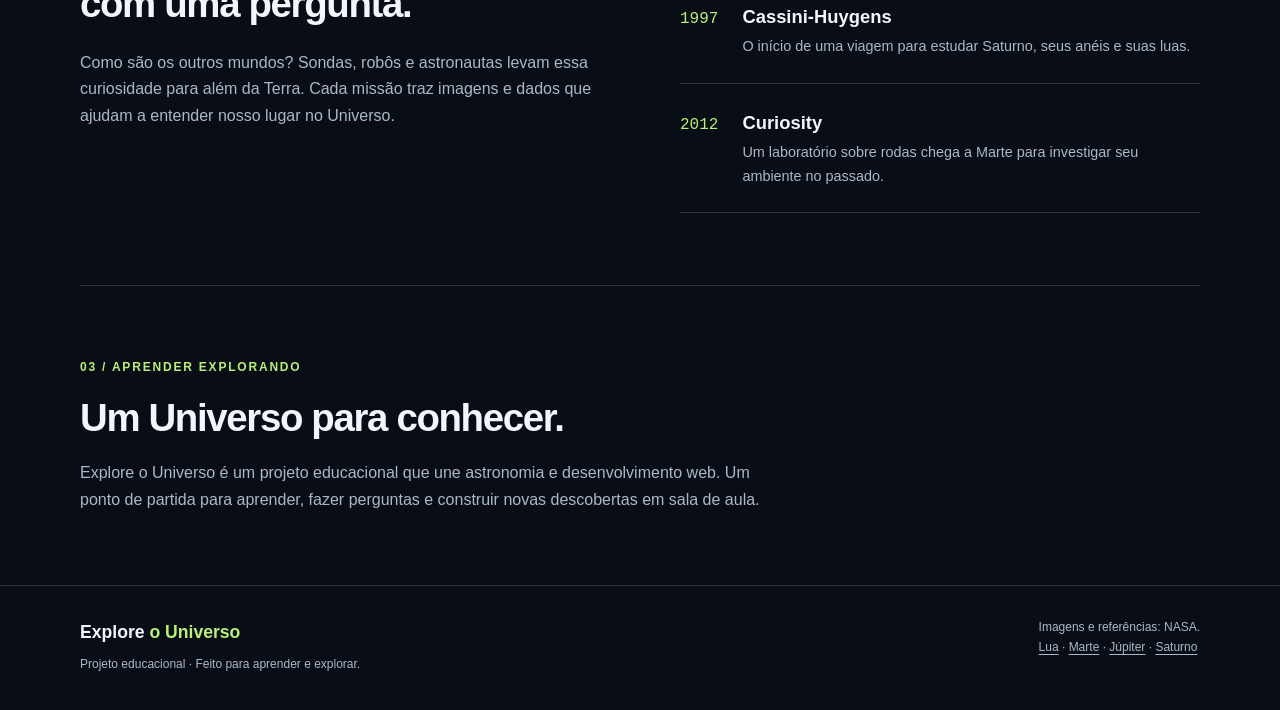
<file: versao0/index.html>
<!DOCTYPE html>
<html lang="pt-BR">
<head>
  <meta charset="UTF-8">
  <meta name="viewport" content="width=device-width, initial-scale=1.0">
  <meta name="description" content="Conheça a Lua, Marte, Júpiter e Saturno e descubra um pouco da história da exploração espacial.">
  <title>Explore o Universo</title>
  <link rel="stylesheet" href="css/estilos.css">
</head>
<body>
  <header class="cabecalho">
    <div class="container cabecalho-conteudo">
      <h1 class="marca"><a href="#inicio">Explore <span>o Universo</span></a></h1>
      <nav aria-label="Navegação principal">
        <ul class="menu">
          <li><a href="#inicio">Início</a></li>
          <li><a href="#destinos">Destinos</a></li>
          <li><a href="#exploracao">Exploração</a></li>
          <li><a href="#sobre">Sobre</a></li>
        </ul>
      </nav>
    </div>
  </header>

  <main>
    <section class="destaque container" id="inicio" aria-labelledby="titulo-destaque">
      <div class="destaque-texto">
        <p class="etiqueta">Um convite à descoberta</p>
        <h2 id="titulo-destaque">Explore além<br>da <span>Terra.</span></h2>
        <p class="introducao">Há um Universo de descobertas lá fora. Conheça outros mundos e as missões que nos ajudam a ir cada vez mais longe.</p>
        <a class="botao" href="#destinos">Conheça os destinos <span aria-hidden="true">↗</span></a>
      </div>
      <figure class="destaque-imagem">
        <img src="img/lua.webp" alt="Composição mostrando a Lua em primeiro plano e a Terra ao fundo." width="1000" height="750">
        <figcaption>Terra e Lua <span>O começo da jornada</span></figcaption>
      </figure>
    </section>

    <section class="destinos secao container" id="destinos" aria-labelledby="titulo-destinos">
      <p class="etiqueta">01 / Conheça nossa vizinhança</p>
      <h2 id="titulo-destinos">Destinos no Universo</h2>
      <p class="descricao-secao">Quatro mundos do Sistema Solar. Quatro motivos para olhar para o céu.</p>

      <div class="grade-destinos">
        <article class="card-destino">
          <img src="img/lua.webp" alt="Lua com áreas claras e escuras, em uma composição com a Terra ao fundo." width="760" height="570">
          <div class="card-conteudo">
            <p class="categoria">Satélite natural</p>
            <h3>Lua</h3>
            <p class="descricao-card">Nossa vizinha no espaço tem uma superfície marcada por crateras. Foi o primeiro mundo além da Terra visitado por seres humanos.</p>
          </div>
        </article>

        <article class="card-destino">
          <img src="img/marte.jpg" alt="Marte visto do espaço, com superfície em tons avermelhados." width="506" height="480">
          <div class="card-conteudo">
            <p class="categoria">Planeta rochoso</p>
            <h3>Marte</h3>
            <p class="descricao-card">O planeta vermelho abriga vulcões e grandes cânions. Robôs exploram seu solo em busca de pistas sobre o passado do planeta.</p>
          </div>
        </article>

        <article class="card-destino">
          <img src="img/jupiter.jpg" alt="Júpiter com faixas de nuvens e uma grande tempestade oval." width="750" height="750">
          <div class="card-conteudo">
            <p class="categoria">Gigante gasoso</p>
            <h3>Júpiter</h3>
            <p class="descricao-card">O maior planeta do Sistema Solar possui faixas de nuvens e enormes tempestades, como a famosa Grande Mancha Vermelha.</p>
          </div>
        </article>

        <article class="card-destino">
          <img src="img/saturno.jpg" alt="Saturno envolvido por seus amplos anéis, contra o fundo escuro do espaço." width="960" height="320">
          <div class="card-conteudo">
            <p class="categoria">Gigante gasoso</p>
            <h3>Saturno</h3>
            <p class="descricao-card">Seus anéis são formados por incontáveis fragmentos de gelo e rocha. Esse gigante tem luas que também despertam nossa curiosidade.</p>
          </div>
        </article>
      </div>
      <p class="nota">Imagens ilustrativas dos destinos, sem escala de tamanho ou distância entre eles.</p>
    </section>

    <section class="exploracao secao container" id="exploracao" aria-labelledby="titulo-exploracao">
      <div>
        <p class="etiqueta">02 / Ciência que vai mais longe</p>
        <h2 id="titulo-exploracao">Toda descoberta começa com uma pergunta.</h2>
        <p>Como são os outros mundos? Sondas, robôs e astronautas levam essa curiosidade para além da Terra. Cada missão traz imagens e dados que ajudam a entender nosso lugar no Universo.</p>
      </div>
      <ol class="missoes" aria-label="Marcos da exploração espacial">
        <li><span class="ano">1969</span><div><h3>Apollo 11</h3><p>Os primeiros passos humanos na superfície da Lua.</p></div></li>
        <li><span class="ano">1997</span><div><h3>Cassini-Huygens</h3><p>O início de uma viagem para estudar Saturno, seus anéis e suas luas.</p></div></li>
        <li><span class="ano">2012</span><div><h3>Curiosity</h3><p>Um laboratório sobre rodas chega a Marte para investigar seu ambiente no passado.</p></div></li>
      </ol>
    </section>

    <section class="sobre secao container" id="sobre" aria-labelledby="titulo-sobre">
      <p class="etiqueta">03 / Aprender explorando</p>
      <h2 id="titulo-sobre">Um Universo para conhecer.</h2>
      <p>Explore o Universo é um projeto educacional que une astronomia e desenvolvimento web. Um ponto de partida para aprender, fazer perguntas e construir novas descobertas em sala de aula.</p>
    </section>
  </main>

  <footer class="rodape">
    <div class="container rodape-conteudo">
      <div><p class="marca">Explore <span>o Universo</span></p><p class="texto-rodape">Projeto educacional · Feito para aprender e explorar.</p></div>
      <p class="creditos">Imagens e referências: NASA.<br>
        <a href="https://science.nasa.gov/moon/">Lua</a> ·
        <a href="https://science.nasa.gov/mars/">Marte</a> ·
        <a href="https://science.nasa.gov/jupiter/">Júpiter</a> ·
        <a href="https://science.nasa.gov/saturn/">Saturno</a>
      </p>
    </div>
  </footer>
</body>
</html>
</file>
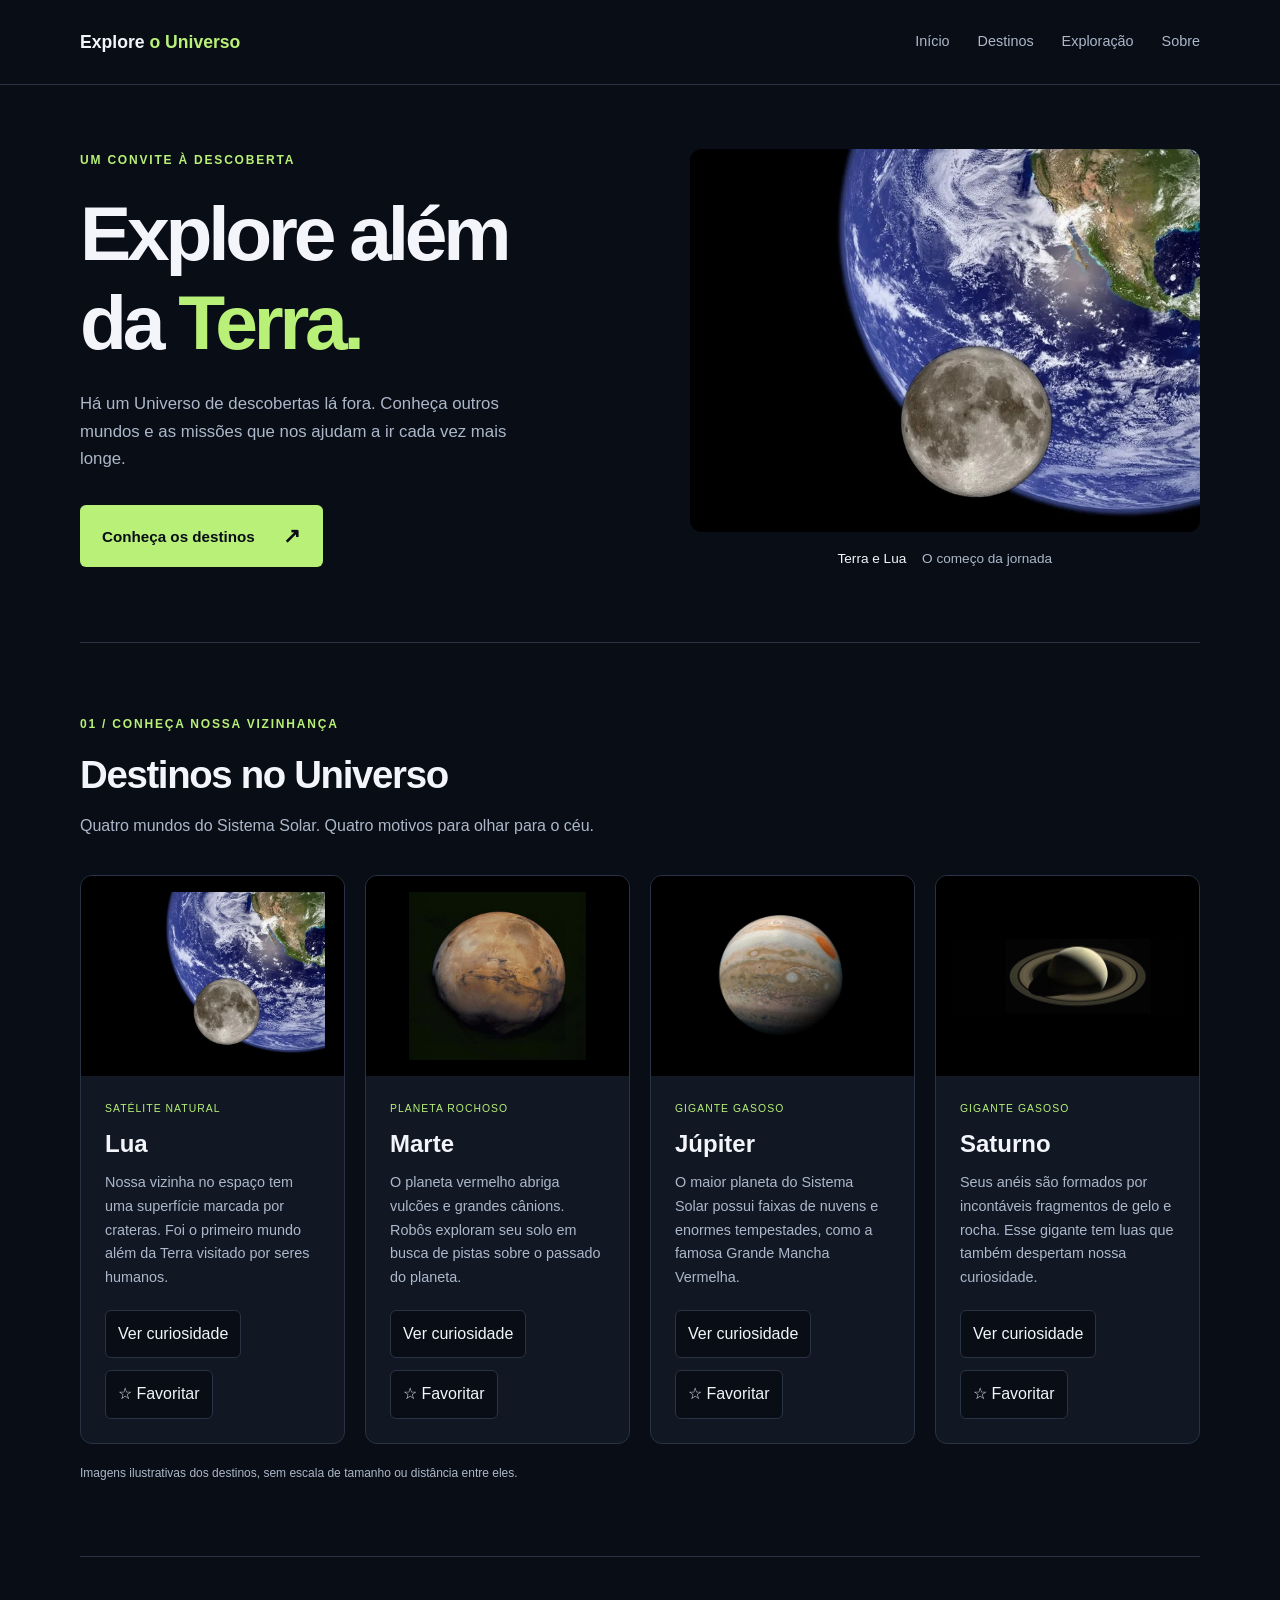
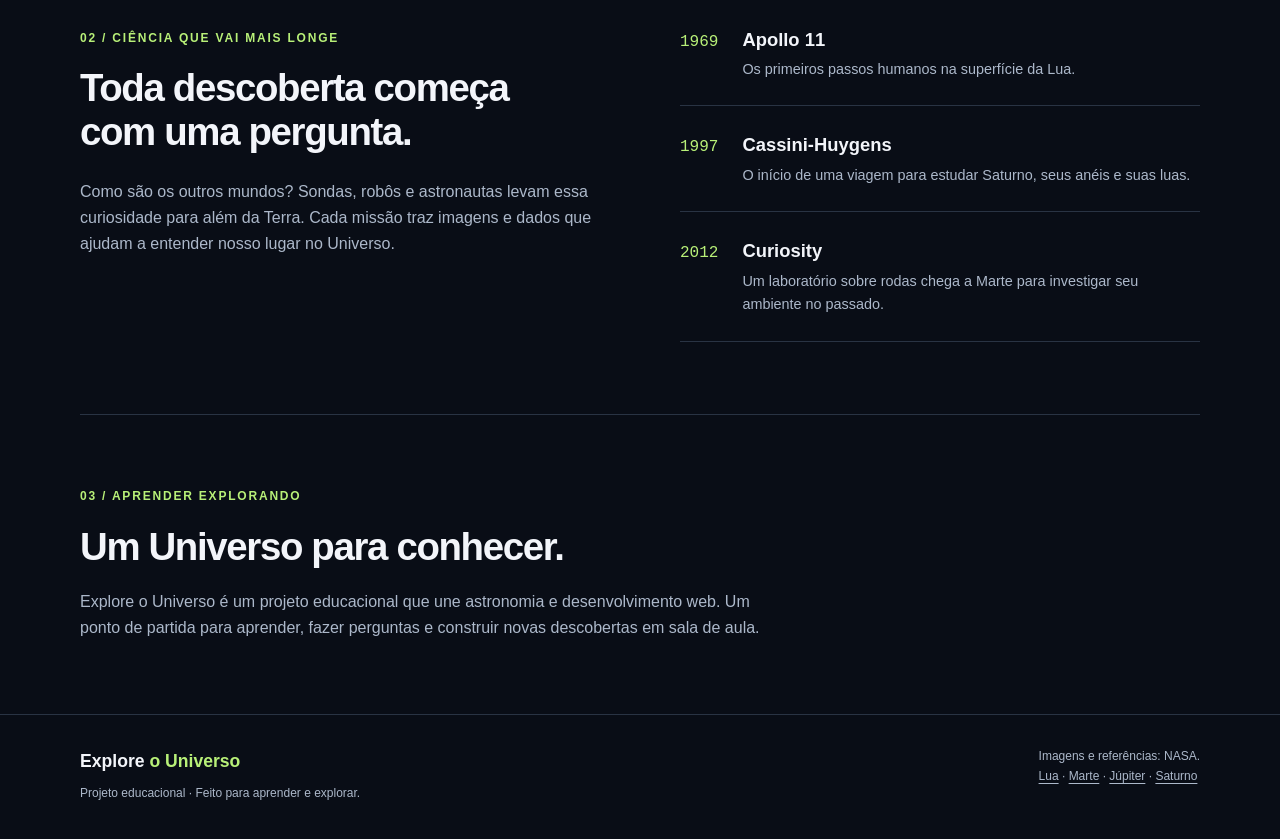
<file: versao1/index.html>
<!DOCTYPE html>
<html lang="pt-BR">

<head>
  <meta charset="UTF-8">
  <meta name="viewport" content="width=device-width, initial-scale=1.0">
  <meta name="description"
    content="Conheça a Lua, Marte, Júpiter e Saturno e descubra um pouco da história da exploração espacial.">
  <title>Explore o Universo</title>
  <link rel="stylesheet" href="css/estilos.css">
</head>

<body>
  <header class="cabecalho">
    <div class="container cabecalho-conteudo">
      <h1 class="marca"><a href="#inicio">Explore <span>o Universo</span></a></h1>
      <nav aria-label="Navegação principal">
        <ul class="menu">
          <li><a href="#inicio">Início</a></li>
          <li><a href="#destinos">Destinos</a></li>
          <li><a href="#exploracao">Exploração</a></li>
          <li><a href="#sobre">Sobre</a></li>
        </ul>
      </nav>
    </div>
  </header>

  <main>
    <section class="destaque container" id="inicio" aria-labelledby="titulo-destaque">
      <div class="destaque-texto">
        <p class="etiqueta">Um convite à descoberta</p>
        <h2 id="titulo-destaque">Explore além<br>da <span>Terra.</span></h2>
        <p class="introducao">Há um Universo de descobertas lá fora. Conheça outros mundos e as missões que nos ajudam a
          ir cada vez mais longe.</p>
        <a class="botao" href="#destinos">Conheça os destinos <span aria-hidden="true">↗</span></a>
      </div>
      <figure class="destaque-imagem">
        <img src="img/lua.webp" alt="Composição mostrando a Lua em primeiro plano e a Terra ao fundo." width="1000"
          height="750">
        <figcaption>Terra e Lua <span>O começo da jornada</span></figcaption>
      </figure>
    </section>

    <section class="destinos secao container" id="destinos" aria-labelledby="titulo-destinos">
      <p class="etiqueta">01 / Conheça nossa vizinhança</p>
      <h2 id="titulo-destinos">Destinos no Universo</h2>
      <p class="descricao-secao">Quatro mundos do Sistema Solar. Quatro motivos para olhar para o céu.</p>

      <div class="grade-destinos">
        <article class="card-destino">
          <img src="img/lua.webp" alt="Lua com áreas claras e escuras, em uma composição com a Terra ao fundo."
            width="760" height="570">
          <div class="card-conteudo">
            <p class="categoria">Satélite natural</p>
            <h3>Lua</h3>
            <p class="descricao-card">Nossa vizinha no espaço tem uma superfície marcada por crateras. Foi o primeiro
              mundo além da Terra visitado por seres humanos.</p>

            <!-- Atributos aria-*
            Recursos importantes para sinalizar/avisar ferramentas/tecnologias de acessibilidade sobre diferentes estados dos elementos da página. -->


            <div class="acoes-card">

              <button type="button" class="botao-curiosidade" aria-expanded="false" aria-controls="curiosidade-lua">
                Ver curiosidade
              </button>

              <button type="button" class="botao-favorito" aria-pressed="false">
                ☆ Favoritar
              </button>
            </div>

            <p class="curiosidade" id="curiosidade-lua" hidden>A Lua leva aproximadamente 27 dias para dar uma volta ao redor
              da Terra.
            </p>

          </div>
        </article>

        <article class="card-destino">
          <img src="img/marte.jpg" alt="Marte visto do espaço, com superfície em tons avermelhados." width="506"
            height="480">
          <div class="card-conteudo">
            <p class="categoria">Planeta rochoso</p>
            <h3>Marte</h3>
            <p class="descricao-card">O planeta vermelho abriga vulcões e grandes cânions. Robôs exploram seu solo em
              busca de pistas sobre o passado do planeta.</p>

            <div class="acoes-card">

              <button type="button" class="botao-curiosidade" aria-expanded="false" aria-controls="curiosidade-marte">
                Ver curiosidade
              </button>

              <button type="button" class="botao-favorito" aria-pressed="false">
                ☆ Favoritar
              </button>
            </div>

            <p class="curiosidade" id="curiosidade-marte" hidden>Um dia em Marte dura cerca de 24 horas e 40 minutos.
            </p>

          </div>
        </article>

        <article class="card-destino">
          <img src="img/jupiter.jpg" alt="Júpiter com faixas de nuvens e uma grande tempestade oval." width="750"
            height="750">
          <div class="card-conteudo">
            <p class="categoria">Gigante gasoso</p>
            <h3>Júpiter</h3>
            <p class="descricao-card">O maior planeta do Sistema Solar possui faixas de nuvens e enormes tempestades,
              como a famosa Grande Mancha Vermelha.</p>

            <div class="acoes-card">

              <button type="button" class="botao-curiosidade" aria-expanded="false" aria-controls="curiosidade-jupiter">
                Ver curiosidade
              </button>

              <button type="button" class="botao-favorito" aria-pressed="false">
                ☆ Favoritar
              </button>
            </div>

            <p class="curiosidade" id="curiosidade-jupiter" hidden>Júpiter leva cerca de 12 anos terrestres para completar uma volta ao redor do
              Sol.
            </p>

          </div>
        </article>

        <article class="card-destino">
          <img src="img/saturno.jpg" alt="Saturno envolvido por seus amplos anéis, contra o fundo escuro do espaço."
            width="960" height="320">
          <div class="card-conteudo">
            <p class="categoria">Gigante gasoso</p>
            <h3>Saturno</h3>
            <p class="descricao-card">Seus anéis são formados por incontáveis fragmentos de gelo e rocha. Esse gigante
              tem luas que também despertam nossa curiosidade.</p>

            <div class="acoes-card">

              <button type="button" class="botao-curiosidade" aria-expanded="false" aria-controls="curiosidade-jupiter">
                Ver curiosidade
              </button>

              <button type="button" class="botao-favorito" aria-pressed="false">
                ☆ Favoritar
              </button>
            </div>

            <p class="curiosidade" id="curiosidade-saturno" hidden>Saturno leva aproximadamente 29 anos terrestres para completar uma volta ao
              redor do Sol.
            </p>

          </div>
        </article>
      </div>
      <p class="nota">Imagens ilustrativas dos destinos, sem escala de tamanho ou distância entre eles.</p>
    </section>

    <section class="exploracao secao container" id="exploracao" aria-labelledby="titulo-exploracao">
      <div>
        <p class="etiqueta">02 / Ciência que vai mais longe</p>
        <h2 id="titulo-exploracao">Toda descoberta começa com uma pergunta.</h2>
        <p>Como são os outros mundos? Sondas, robôs e astronautas levam essa curiosidade para além da Terra. Cada missão
          traz imagens e dados que ajudam a entender nosso lugar no Universo.</p>
      </div>
      <ol class="missoes" aria-label="Marcos da exploração espacial">
        <li><span class="ano">1969</span>
          <div>
            <h3>Apollo 11</h3>
            <p>Os primeiros passos humanos na superfície da Lua.</p>
          </div>
        </li>
        <li><span class="ano">1997</span>
          <div>
            <h3>Cassini-Huygens</h3>
            <p>O início de uma viagem para estudar Saturno, seus anéis e suas luas.</p>
          </div>
        </li>
        <li><span class="ano">2012</span>
          <div>
            <h3>Curiosity</h3>
            <p>Um laboratório sobre rodas chega a Marte para investigar seu ambiente no passado.</p>
          </div>
        </li>
      </ol>
    </section>

    <section class="sobre secao container" id="sobre" aria-labelledby="titulo-sobre">
      <p class="etiqueta">03 / Aprender explorando</p>
      <h2 id="titulo-sobre">Um Universo para conhecer.</h2>
      <p>Explore o Universo é um projeto educacional que une astronomia e desenvolvimento web. Um ponto de partida para
        aprender, fazer perguntas e construir novas descobertas em sala de aula.</p>
    </section>
  </main>

  <footer class="rodape">
    <div class="container rodape-conteudo">
      <div>
        <p class="marca">Explore <span>o Universo</span></p>
        <p class="texto-rodape">Projeto educacional · Feito para aprender e explorar.</p>
      </div>
      <p class="creditos">Imagens e referências: NASA.<br>
        <a href="https://science.nasa.gov/moon/">Lua</a> ·
        <a href="https://science.nasa.gov/mars/">Marte</a> ·
        <a href="https://science.nasa.gov/jupiter/">Júpiter</a> ·
        <a href="https://science.nasa.gov/saturn/">Saturno</a>
      </p>
    </div>
  </footer>

  <script src="js/script.js"></script>


</body>

</html>
</file>
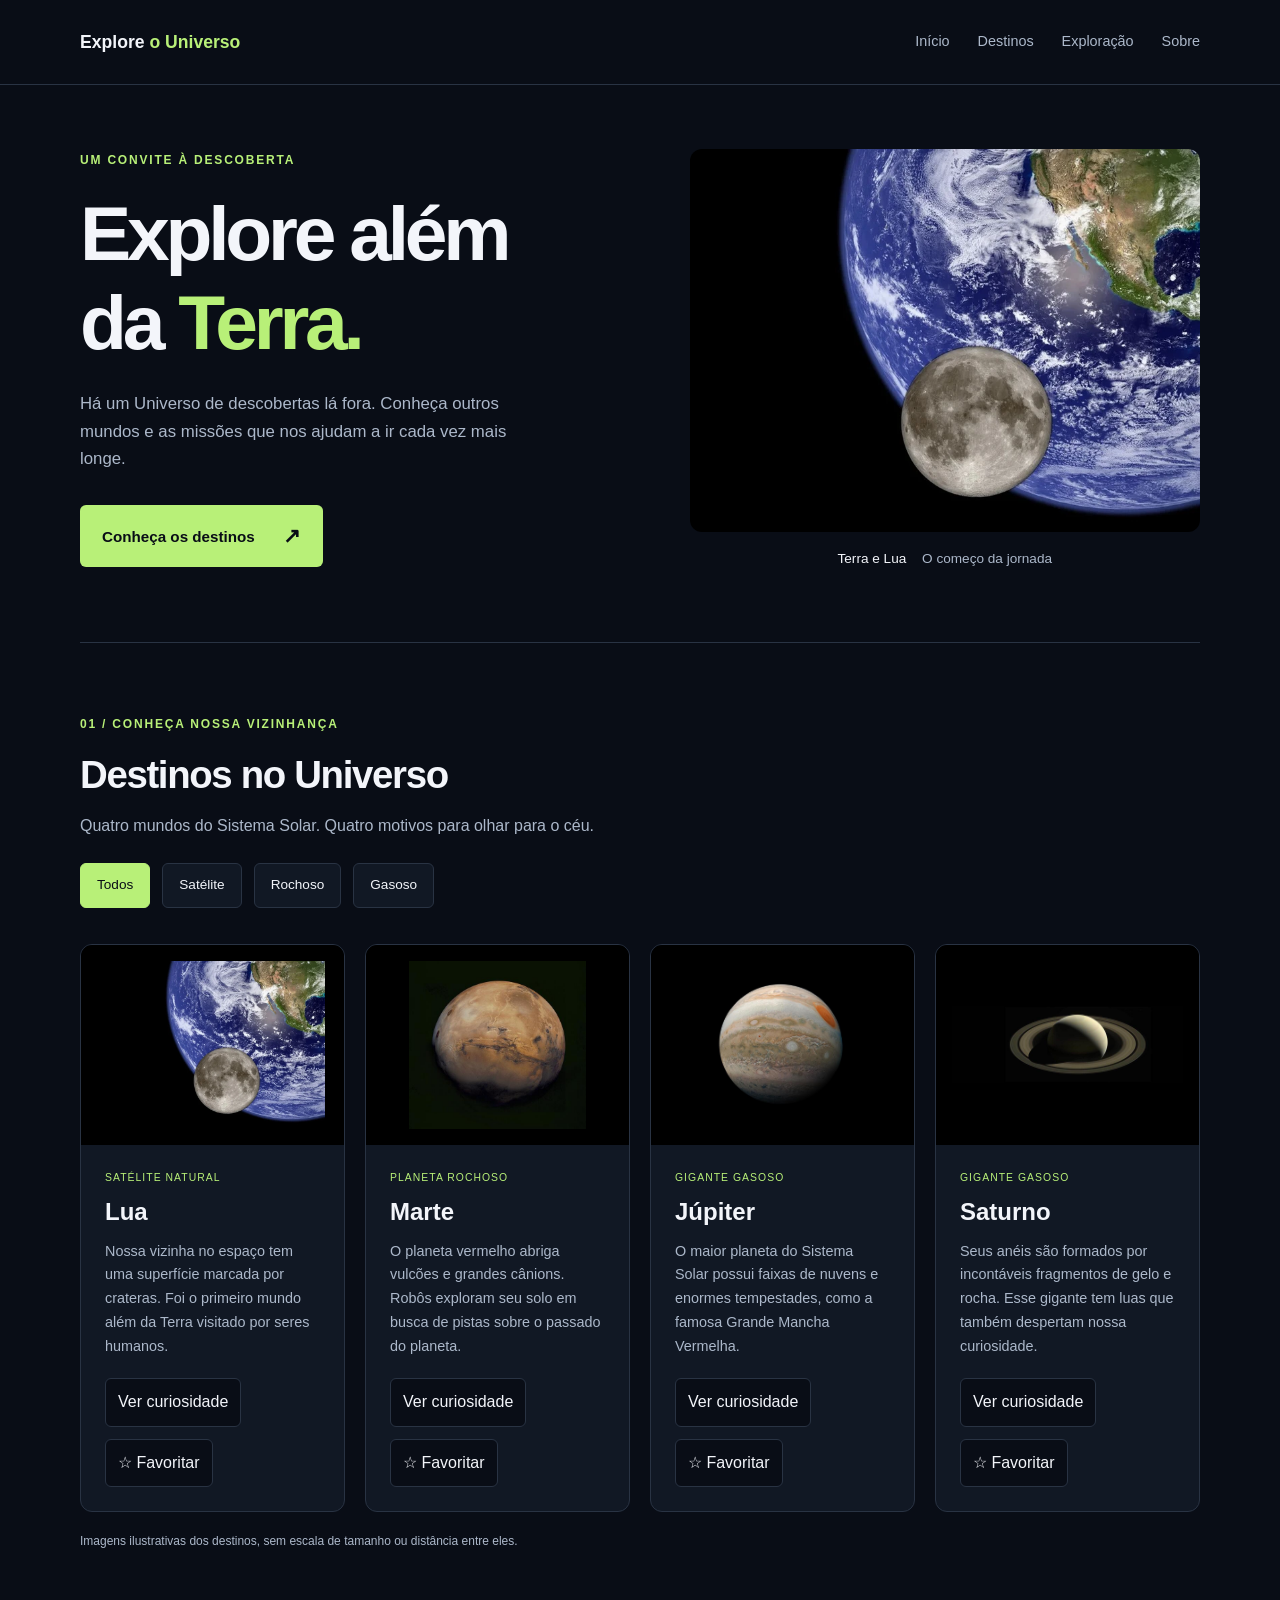
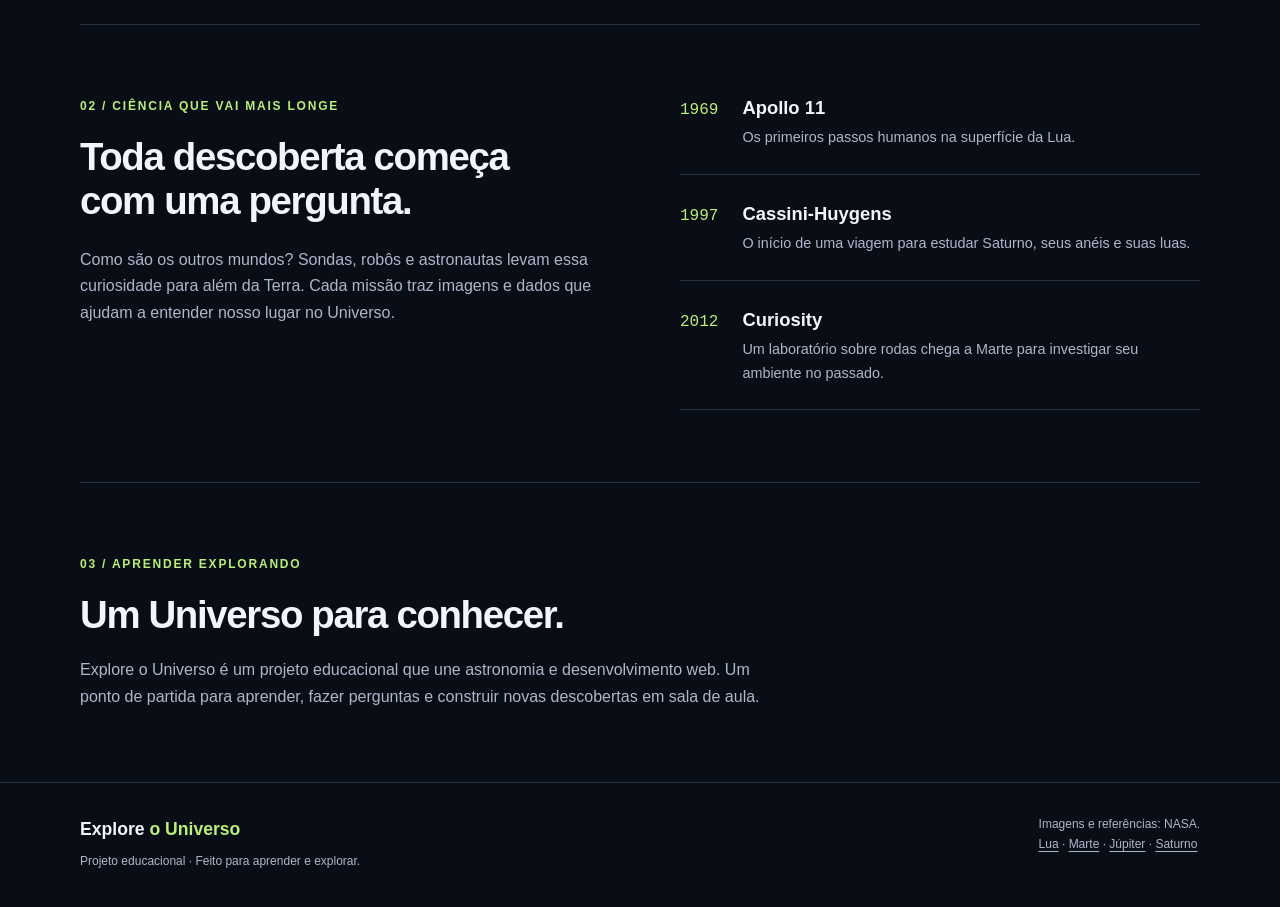
<file: versao2/index.html>
<!DOCTYPE html>
<html lang="pt-BR">

<head>
  <meta charset="UTF-8">
  <meta name="viewport" content="width=device-width, initial-scale=1.0">
  <meta name="description"
    content="Conheça a Lua, Marte, Júpiter e Saturno e descubra um pouco da história da exploração espacial.">
  <title>Explore o Universo</title>
  <link rel="stylesheet" href="css/estilos.css">
</head>

<body>
  <header class="cabecalho">
    <div class="container cabecalho-conteudo">
      <h1 class="marca"><a href="#inicio">Explore <span>o Universo</span></a></h1>
      <nav aria-label="Navegação principal">
        <ul class="menu">
          <li><a href="#inicio">Início</a></li>
          <li><a href="#destinos">Destinos</a></li>
          <li><a href="#exploracao">Exploração</a></li>
          <li><a href="#sobre">Sobre</a></li>
        </ul>
      </nav>
    </div>
  </header>

  <main>
    <section class="destaque container" id="inicio" aria-labelledby="titulo-destaque">
      <div class="destaque-texto">
        <p class="etiqueta">Um convite à descoberta</p>
        <h2 id="titulo-destaque">Explore além<br>da <span>Terra.</span></h2>
        <p class="introducao">Há um Universo de descobertas lá fora. Conheça outros mundos e as missões que nos ajudam a
          ir cada vez mais longe.</p>
        <a class="botao" href="#destinos">Conheça os destinos <span aria-hidden="true">↗</span></a>
      </div>
      <figure class="destaque-imagem">
        <img src="img/lua.webp" alt="Composição mostrando a Lua em primeiro plano e a Terra ao fundo." width="1000"
          height="750">
        <figcaption>Terra e Lua <span>O começo da jornada</span></figcaption>
      </figure>
    </section>

    <section class="destinos secao container" id="destinos" aria-labelledby="titulo-destinos">
      <p class="etiqueta">01 / Conheça nossa vizinhança</p>
      <h2 id="titulo-destinos">Destinos no Universo</h2>
      <p class="descricao-secao">Quatro mundos do Sistema Solar. Quatro motivos para olhar para o céu.</p>

      <!-- DIV com o papel/finalidade de um grupo de botões -->
       <!-- Usamos o arial-label para descrever/detalhar a finalidade desse grupo de botões -->
        <!--  -->

      <div class="filtros-destinos" role="group" aria-label="Filtrar destinos por categoria">

        <button data-filtro="Todos" type="button" class="filtro-ativo" aria-pressed="true">Todos</button>

        <button data-filtro="satelite" type="button" aria-pressed="false">Satélite</button>

        <button data-filtro="rochoso" type="button" aria-pressed="false">Rochoso</button>

        <button data-filtro="gasoso" type="button" aria-pressed="false">Gasoso</button>

      </div>

      <div class="grade-destinos">
        <article class="card-destino" data-categoria="satelite">
          <img src="img/lua.webp" alt="Lua com áreas claras e escuras, em uma composição com a Terra ao fundo."
            width="760" height="570">
          <div class="card-conteudo">
            <p class="categoria">Satélite natural</p>
            <h3>Lua</h3>
            <p class="descricao-card">Nossa vizinha no espaço tem uma superfície marcada por crateras. Foi o primeiro
              mundo além da Terra visitado por seres humanos.</p>

            <!-- Atributos aria-*
            Recursos importantes para sinalizar/avisar ferramentas/tecnologias de acessibilidade sobre diferentes estados dos elementos da página. -->


            <div class="acoes-card">

              <button type="button" class="botao-curiosidade" aria-expanded="false" aria-controls="curiosidade-lua">
                Ver curiosidade
              </button>

              <button type="button" class="botao-favorito" aria-pressed="false">
                ☆ Favoritar
              </button>
            </div>

            <p class="curiosidade" id="curiosidade-lua" hidden>A Lua leva aproximadamente 27 dias para dar uma volta ao redor
              da Terra.
            </p>

          </div>
        </article>

        <article class="card-destino" data-categoria="rochoso">
          <img src="img/marte.jpg" alt="Marte visto do espaço, com superfície em tons avermelhados." width="506"
            height="480">
          <div class="card-conteudo">
            <p class="categoria">Planeta rochoso</p>
            <h3>Marte</h3>
            <p class="descricao-card">O planeta vermelho abriga vulcões e grandes cânions. Robôs exploram seu solo em
              busca de pistas sobre o passado do planeta.</p>

            <div class="acoes-card">

              <button type="button" class="botao-curiosidade" aria-expanded="false" aria-controls="curiosidade-marte">
                Ver curiosidade
              </button>

              <button type="button" class="botao-favorito" aria-pressed="false">
                ☆ Favoritar
              </button>
            </div>

            <p class="curiosidade" id="curiosidade-marte" hidden>Um dia em Marte dura cerca de 24 horas e 40 minutos.
            </p>

          </div>
        </article>

        <article class="card-destino" data-categoria="gasoso">
          <img src="img/jupiter.jpg" alt="Júpiter com faixas de nuvens e uma grande tempestade oval." width="750"
            height="750">
          <div class="card-conteudo">
            <p class="categoria">Gigante gasoso</p>
            <h3>Júpiter</h3>
            <p class="descricao-card">O maior planeta do Sistema Solar possui faixas de nuvens e enormes tempestades,
              como a famosa Grande Mancha Vermelha.</p>

            <div class="acoes-card">

              <button type="button" class="botao-curiosidade" aria-expanded="false" aria-controls="curiosidade-jupiter">
                Ver curiosidade
              </button>

              <button type="button" class="botao-favorito" aria-pressed="false">
                ☆ Favoritar
              </button>
            </div>

            <p class="curiosidade" id="curiosidade-jupiter" hidden>Júpiter leva cerca de 12 anos terrestres para completar uma volta ao redor do
              Sol.
            </p>

          </div>
        </article>

        <article class="card-destino" data-categoria="gasoso">
          <img src="img/saturno.jpg" alt="Saturno envolvido por seus amplos anéis, contra o fundo escuro do espaço."
            width="960" height="320">
          <div class="card-conteudo">
            <p class="categoria">Gigante gasoso</p>
            <h3>Saturno</h3>
            <p class="descricao-card">Seus anéis são formados por incontáveis fragmentos de gelo e rocha. Esse gigante
              tem luas que também despertam nossa curiosidade.</p>

            <div class="acoes-card">

              <button type="button" class="botao-curiosidade" aria-expanded="false" aria-controls="curiosidade-jupiter">
                Ver curiosidade
              </button>

              <button type="button" class="botao-favorito" aria-pressed="false">
                ☆ Favoritar
              </button>
            </div>

            <p class="curiosidade" id="curiosidade-saturno" hidden>Saturno leva aproximadamente 29 anos terrestres para completar uma volta ao
              redor do Sol.
            </p>

          </div>
        </article>
      </div>
      <p class="nota">Imagens ilustrativas dos destinos, sem escala de tamanho ou distância entre eles.</p>
    </section>

    <section class="exploracao secao container" id="exploracao" aria-labelledby="titulo-exploracao">
      <div>
        <p class="etiqueta">02 / Ciência que vai mais longe</p>
        <h2 id="titulo-exploracao">Toda descoberta começa com uma pergunta.</h2>
        <p>Como são os outros mundos? Sondas, robôs e astronautas levam essa curiosidade para além da Terra. Cada missão
          traz imagens e dados que ajudam a entender nosso lugar no Universo.</p>
      </div>
      <ol class="missoes" aria-label="Marcos da exploração espacial">
        <li><span class="ano">1969</span>
          <div>
            <h3>Apollo 11</h3>
            <p>Os primeiros passos humanos na superfície da Lua.</p>
          </div>
        </li>
        <li><span class="ano">1997</span>
          <div>
            <h3>Cassini-Huygens</h3>
            <p>O início de uma viagem para estudar Saturno, seus anéis e suas luas.</p>
          </div>
        </li>
        <li><span class="ano">2012</span>
          <div>
            <h3>Curiosity</h3>
            <p>Um laboratório sobre rodas chega a Marte para investigar seu ambiente no passado.</p>
          </div>
        </li>
      </ol>
    </section>

    <section class="sobre secao container" id="sobre" aria-labelledby="titulo-sobre">
      <p class="etiqueta">03 / Aprender explorando</p>
      <h2 id="titulo-sobre">Um Universo para conhecer.</h2>
      <p>Explore o Universo é um projeto educacional que une astronomia e desenvolvimento web. Um ponto de partida para
        aprender, fazer perguntas e construir novas descobertas em sala de aula.</p>
    </section>
  </main>

  <footer class="rodape">
    <div class="container rodape-conteudo">
      <div>
        <p class="marca">Explore <span>o Universo</span></p>
        <p class="texto-rodape">Projeto educacional · Feito para aprender e explorar.</p>
      </div>
      <p class="creditos">Imagens e referências: NASA.<br>
        <a href="https://science.nasa.gov/moon/">Lua</a> ·
        <a href="https://science.nasa.gov/mars/">Marte</a> ·
        <a href="https://science.nasa.gov/jupiter/">Júpiter</a> ·
        <a href="https://science.nasa.gov/saturn/">Saturno</a>
      </p>
    </div>
  </footer>

  <script src="js/script.js"></script>


</body>

</html>
</file>
<file: versao 3/css/estilos.css>
/* Mobile First: estilos-base para telas pequenas. */
:root {
  --fundo: #090d16;
  --superficie: #111824;
  --texto: #f3f5fa;
  --texto-suave: #acb8ca;
  --destaque: #b8f078;
  --borda: #293343;
}

html {
  scroll-behavior: smooth;
}

* {
  box-sizing: border-box;
}

body {
  margin: 0;
  background: var(--fundo);
  color: var(--texto);
  font-family: Arial, Helvetica, sans-serif;
  line-height: 1.65;
}

a {
  color: inherit;
}

img {
  display: block;
  max-width: 100%;
  height: auto;
}

h1,
h2,
h3,
p,
figure {
  margin: 0;
}

h1,
h2,
h3 {
  line-height: 1.15;
}

p {
  color: var(--texto-suave);
}

section {
  scroll-margin-top: 120px;
}

.container {
  width: min(1120px, 90%);
  margin-inline: auto;
}

.secao {
  padding-block: 48px;
}

.etiqueta {
  margin-bottom: 18px;
  color: var(--destaque);
  font-size: 0.75rem;
  font-weight: 700;
  letter-spacing: 0.15em;
  text-transform: uppercase;
}

h2 {
  font-size: clamp(1.8rem, 3vw, 2.6rem);
  letter-spacing: -0.035em;
}

.descricao-secao {
  margin-top: 16px;
}

/* Navegação: os links continuam visíveis e quebram de linha no celular. */
.cabecalho {
  position: sticky;
  top: 0;
  z-index: 10;
  border-bottom: 1px solid var(--borda);
  background: var(--fundo);
}

.cabecalho-conteudo {
  display: flex;
  justify-content: space-between;
  align-items: center;
  flex-wrap: wrap;
  gap: 12px;
  padding-block: 20px;
}

.marca {
  color: var(--texto);
  font-size: 1.1rem;
  font-weight: 700;
  text-decoration: none;
}

.marca a {
  text-decoration: none;
}

.marca span {
  color: var(--destaque);
}

/* =====================================================
   V3 — MENU RESPONSIVO
   Adicionar após os estilos da marca, antes de .menu.
   ===================================================== */
.botao-menu {
  padding: 10px 16px;
  min-width: 80px;
  min-height: 44px;
  border: 1px solid var(--destaque);
  border-radius: 6px;
  background: var(--destaque);
  color: var(--fundo);
  font: inherit;
  font-size: 0.85rem;
  font-weight: 700;
  cursor: pointer;
}

.botao-menu:hover {
  background: #d0ffa0;
}

/* V3: a navegação começa fechada e ocupa uma linha própria quando aberta. */
.navegacao-principal {
  display: none;
  flex-basis: 100%;
}

.navegacao-principal.menu-aberto {
  display: block;
}

/* ================= FIM DA V3 — MENU RESPONSIVO ================= */

.menu {
  display: flex;
  flex-wrap: wrap;
  gap: 8px 20px;
  margin: 0;
  padding: 0;
  list-style: none;
}

.menu a {
  display: inline-block;
  padding-block: 6px;
  color: var(--texto-suave);
  font-size: 0.9rem;
  text-decoration: none;
}

.menu a:hover,
.creditos a:hover {
  color: var(--destaque);
}

a:focus-visible,
button:focus-visible {
  outline: 3px solid var(--destaque);
  outline-offset: 5px;
  border-radius: 3px;
}




/* Destaque: a mesma imagem local da Lua também aparece no primeiro card. */
.destaque {
  display: flex;
  flex-direction: column;
  gap: 36px;
  padding-block: 48px;
}

.destaque h2 {
  font-size: clamp(3rem, 6vw, 5.1rem);
  letter-spacing: -0.055em;
}

.destaque h2 span {
  color: var(--destaque);
}

.introducao {
  max-width: 440px;
  margin-top: 24px;
  font-size: 1.05rem;
}

.botao {
  display: inline-flex;
  align-items: center;
  gap: 28px;
  margin-top: 32px;
  padding: 14px 22px;
  border-radius: 6px;
  background: var(--destaque);
  color: var(--fundo);
  font-size: 0.95rem;
  font-weight: 700;
  text-decoration: none;
}

.botao:hover {
  background: #d0ffa0;
}

.botao span {
  font-size: 1.3rem;
}

.destaque-imagem {
  width: 85%;
  max-width: 340px;
  margin-inline: auto;
}

.destaque-imagem img {
  width: 100%;
  border-radius: 12px;
}

.destaque-imagem figcaption {
  margin-top: 16px;
  text-align: center;
  font-size: 0.85rem;
}

.destaque-imagem figcaption span {
  margin-left: 12px;
  color: var(--texto-suave);
}

/* Cards estáticos: uma estrutura igual para os quatro destinos. */
.destinos {
  border-top: 1px solid var(--borda);
}

.filtros-destinos {
  display: flex;
  flex-wrap: wrap;
  gap: 12px;
  margin-top: 24px;
}

.filtros-destinos button {
  padding: 10px 16px;
  min-height: 44px;
  border: 1px solid var(--borda);
  border-radius: 6px;
  background: var(--superficie);
  color: var(--texto);
  font: inherit;
  font-size: 0.85rem;
  cursor: pointer;
}

.filtros-destinos button:hover {
  border-color: var(--destaque);
}

.filtros-destinos .filtro-ativo {
  border-color: var(--destaque);
  background: var(--destaque);
  color: var(--fundo);
}

.grade-destinos {
  display: flex;
  flex-wrap: wrap;
  gap: 20px;
  margin-top: 36px;
}

.card-destino {
  flex: 0 1 100%;
  min-width: 0;
  overflow: hidden;
  border: 1px solid var(--borda);
  border-radius: 12px;
  background: var(--superficie);
}

.card-destino>img {
  width: 100%;
  height: 240px;
  padding: 16px;
  object-fit: contain;
  background: #000;
}

.card-conteudo {
  padding: 24px;
}

.categoria {
  margin-bottom: 12px;
  color: var(--destaque);
  font-size: 0.65rem;
  letter-spacing: 0.1em;
  text-transform: uppercase;
}

.card-conteudo h3 {
  margin-bottom: 14px;
  font-size: 1.5rem;
}

.descricao-card,
.curiosidade {
  font-size: 0.9rem;
}

.acoes-card {
  display: flex;
  flex-wrap: wrap;
  gap: 12px;
  margin-top: 20px;
}

.acoes-card button {
  padding: 10px 12px;
  min-height: 44px;
  border: solid 1px var(--borda);
  border-radius: 6px;
  background-color: var(--fundo);
  color: var(--texto);
  font-size: 0.85rem;
  cursor: pointer;
  font: inherit;
}

.acoes-card button:hover {
  background-color: var(--borda);
}

.curiosidade {
  margin-top: 20px;
  padding-top: 20px;
  border-top: 1px solid var(--borda);
}

.card-destino.favoritado {
  border-color: var(--destaque);
}

.favoritado .botao-favorito {
  border-color: var(--destaque);
  background: var(--fundo);
  color: var(--destaque);
}

.nota {
  margin-top: 20px;
  font-size: 0.75rem;
}

/* Conteúdo introdutório e marcos das missões. */
.exploracao {
  display: flex;
  flex-direction: column;
  gap: 36px;
  border-top: 1px solid var(--borda);
}

.exploracao h2 {
  max-width: 450px;
  margin-bottom: 24px;
}

.missoes {
  display: flex;
  flex-direction: column;
  gap: 28px;
  margin: 0;
  padding: 0;
  list-style: none;
}

.missoes li {
  display: flex;
  align-items: baseline;
  gap: 24px;
  border-bottom: 1px solid var(--borda);
  padding-bottom: 24px;
}

.ano {
  color: var(--destaque);
  font-family: monospace;
  font-size: 1rem;
}

.missoes h3 {
  margin-bottom: 8px;
  font-size: 1.15rem;
}

.missoes p {
  font-size: 0.9rem;
}

.sobre {
  border-top: 1px solid var(--borda);
}

.sobre>p:last-child {
  max-width: 710px;
  margin-top: 20px;
}

.rodape {
  border-top: 1px solid var(--borda);
  padding-block: 32px;
}

.rodape-conteudo {
  display: flex;
  justify-content: space-between;
  flex-wrap: wrap;
  gap: 24px;
}

.texto-rodape,
.creditos {
  font-size: 0.75rem;
}

.rodape .marca {
  margin-bottom: 8px;
}

.creditos a {
  text-underline-offset: 3px;
}

/* Tablet: duas colunas, descontando o espaço entre os cards. */
@media (min-width: 600px) {
  .cabecalho-conteudo {
    gap: 20px;
    padding-block: 24px;
  }

  .menu {
    gap: 12px 28px;
  }

  .secao {
    padding-block: 72px;
  }

  .destaque {
    flex-direction: row;
    align-items: center;
    gap: 24px;
    padding-block: 64px 72px;
  }

  .destaque-texto {
    flex: 1.1;
    min-width: 0;
  }

  .destaque-imagem {
    flex: 1;
    min-width: 0;
    width: auto;
    max-width: none;
    margin-inline: 0;
  }

  .card-destino {
    flex-basis: calc((100% - 20px) / 2);
  }

  .card-destino>img {
    height: 200px;
  }

  .exploracao {
    flex-direction: row;
  }

  .exploracao>div,
  .exploracao>.missoes {
    flex: 1;
    min-width: 0;
  }
}

/* Computador: quatro cards por linha e mais espaço entre os blocos. */
@media (min-width: 951px) {

  /* =====================================================
 V3 — MENU RESPONSIVO — COMPUTADOR
 Adicionar no início da media query (breakpoint) de 951px.
 ===================================================== */

  .botao-menu {
    display: none;
  }

  .navegacao-principal {
    display: block;
    flex-basis: auto;
  }

  /* ================= FIM DA V3 — COMPUTADOR ================= */

  .card-destino {
    flex-basis: calc((100% - 60px) / 4);
  }

  .destaque {
    gap: 48px;
  }

  .exploracao {
    gap: 80px;
  }
}


/* Acessibilidade: respeita a preferência do usuário por menos movimento. */
@media (prefers-reduced-motion: reduce) {
  html {
    scroll-behavior: auto;
  }
}
</file>
<file: versao 4/css/estilos.css>
/* Mobile First: estilos-base para telas pequenas. */
:root {
  --fundo: #090d16;
  --superficie: #111824;
  --texto: #f3f5fa;
  --texto-suave: #acb8ca;
  --destaque: #b8f078;
  --borda: #293343;
}

html {
  scroll-behavior: smooth;
}

* {
  box-sizing: border-box;
}

body {
  margin: 0;
  background: var(--fundo);
  color: var(--texto);
  font-family: Arial, Helvetica, sans-serif;
  line-height: 1.65;
}

a {
  color: inherit;
}

img {
  display: block;
  max-width: 100%;
  height: auto;
}

h1,
h2,
h3,
p,
figure {
  margin: 0;
}

h1,
h2,
h3 {
  line-height: 1.15;
}

p {
  color: var(--texto-suave);
}

section {
  scroll-margin-top: 120px;
}

.container {
  width: min(1120px, 90%);
  margin-inline: auto;
}

.secao {
  padding-block: 48px;
}

.etiqueta {
  margin-bottom: 18px;
  color: var(--destaque);
  font-size: 0.75rem;
  font-weight: 700;
  letter-spacing: 0.15em;
  text-transform: uppercase;
}

h2 {
  font-size: clamp(1.8rem, 3vw, 2.6rem);
  letter-spacing: -0.035em;
}

.descricao-secao {
  margin-top: 16px;
}

/* Navegação: os links continuam visíveis e quebram de linha no celular. */
.cabecalho {
  position: sticky;
  top: 0;
  z-index: 10;
  border-bottom: 1px solid var(--borda);
  background: var(--fundo);
}

.cabecalho-conteudo {
  display: flex;
  justify-content: space-between;
  align-items: center;
  flex-wrap: wrap;
  gap: 12px;
  padding-block: 20px;
}

.marca {
  color: var(--texto);
  font-size: 1.1rem;
  font-weight: 700;
  text-decoration: none;
}

.marca a {
  text-decoration: none;
}

.marca span {
  color: var(--destaque);
}

/* =====================================================
   V4 — CONTADOR DE FAVORITOS NO CABEÇALHO
   Colocar APÓS .marca span, antes dos estilos do menu. 
   Em telas pequenas, o contador ocupa uma linha própria.
   ===================================================== */
.contador-favoritos {
  color: var(--destaque);
  font-size: 0.85rem;
  font-weight: 700;
}

/* V4: quando aberta, a navegação aparece após o contador. */
.cabecalho-conteudo .navegacao-principal {
  order: 2;
}

/* =====================================================
   V3 — MENU RESPONSIVO
   Adicionar após os estilos da marca, antes de .menu.
   ===================================================== */
.botao-menu {
  padding: 10px 16px;
  min-width: 80px;
  min-height: 44px;
  border: 1px solid var(--destaque);
  border-radius: 6px;
  background: var(--destaque);
  color: var(--fundo);
  font: inherit;
  font-size: 0.85rem;
  font-weight: 700;
  cursor: pointer;
}

.botao-menu:hover {
  background: #d0ffa0;
}

/* V3: a navegação começa fechada e ocupa uma linha própria quando aberta. */
.navegacao-principal {
  display: none;
  flex-basis: 100%;
}

.navegacao-principal.menu-aberto {
  display: block;
}

/* ================= FIM DA V3 — MENU RESPONSIVO ================= */

.menu {
  display: flex;
  flex-wrap: wrap;
  gap: 8px 20px;
  margin: 0;
  padding: 0;
  list-style: none;
}

.menu a {
  display: inline-block;
  padding-block: 6px;
  color: var(--texto-suave);
  font-size: 0.9rem;
  text-decoration: none;
}

.menu a:hover,
.creditos a:hover {
  color: var(--destaque);
}

a:focus-visible,
button:focus-visible {
  outline: 3px solid var(--destaque);
  outline-offset: 5px;
  border-radius: 3px;
}




/* Destaque: a mesma imagem local da Lua também aparece no primeiro card. */
.destaque {
  display: flex;
  flex-direction: column;
  gap: 36px;
  padding-block: 48px;
}

.destaque h2 {
  font-size: clamp(3rem, 6vw, 5.1rem);
  letter-spacing: -0.055em;
}

.destaque h2 span {
  color: var(--destaque);
}

.introducao {
  max-width: 440px;
  margin-top: 24px;
  font-size: 1.05rem;
}

.botao {
  display: inline-flex;
  align-items: center;
  gap: 28px;
  margin-top: 32px;
  padding: 14px 22px;
  border-radius: 6px;
  background: var(--destaque);
  color: var(--fundo);
  font-size: 0.95rem;
  font-weight: 700;
  text-decoration: none;
}

.botao:hover {
  background: #d0ffa0;
}

.botao span {
  font-size: 1.3rem;
}

.destaque-imagem {
  width: 85%;
  max-width: 340px;
  margin-inline: auto;
}

.destaque-imagem img {
  width: 100%;
  border-radius: 12px;
}

.destaque-imagem figcaption {
  margin-top: 16px;
  text-align: center;
  font-size: 0.85rem;
}

.destaque-imagem figcaption span {
  margin-left: 12px;
  color: var(--texto-suave);
}

/* Cards estáticos: uma estrutura igual para os quatro destinos. */
.destinos {
  border-top: 1px solid var(--borda);
}

.filtros-destinos {
  display: flex;
  flex-wrap: wrap;
  gap: 12px;
  margin-top: 24px;
}

.filtros-destinos button {
  padding: 10px 16px;
  min-height: 44px;
  border: 1px solid var(--borda);
  border-radius: 6px;
  background: var(--superficie);
  color: var(--texto);
  font: inherit;
  font-size: 0.85rem;
  cursor: pointer;
}

.filtros-destinos button:hover {
  border-color: var(--destaque);
}

.filtros-destinos .filtro-ativo {
  border-color: var(--destaque);
  background: var(--destaque);
  color: var(--fundo);
}

.grade-destinos {
  display: flex;
  flex-wrap: wrap;
  gap: 20px;
  margin-top: 36px;
}

.card-destino {
  flex: 0 1 100%;
  min-width: 0;
  overflow: hidden;
  border: 1px solid var(--borda);
  border-radius: 12px;
  background: var(--superficie);
}

.card-destino>img {
  width: 100%;
  height: 240px;
  padding: 16px;
  object-fit: contain;
  background: #000;
}

.card-conteudo {
  padding: 24px;
}

.categoria {
  margin-bottom: 12px;
  color: var(--destaque);
  font-size: 0.65rem;
  letter-spacing: 0.1em;
  text-transform: uppercase;
}

.card-conteudo h3 {
  margin-bottom: 14px;
  font-size: 1.5rem;
}

.descricao-card,
.curiosidade {
  font-size: 0.9rem;
}

.acoes-card {
  display: flex;
  flex-wrap: wrap;
  gap: 12px;
  margin-top: 20px;
}

.acoes-card button {
  padding: 10px 12px;
  min-height: 44px;
  border: solid 1px var(--borda);
  border-radius: 6px;
  background-color: var(--fundo);
  color: var(--texto);
  font-size: 0.85rem;
  cursor: pointer;
  font: inherit;
}

.acoes-card button:hover {
  background-color: var(--borda);
}

.curiosidade {
  margin-top: 20px;
  padding-top: 20px;
  border-top: 1px solid var(--borda);
}

.card-destino.favoritado {
  border-color: var(--destaque);
}

.favoritado .botao-favorito {
  border-color: var(--destaque);
  background: var(--fundo);
  color: var(--destaque);
}

.nota {
  margin-top: 20px;
  font-size: 0.75rem;
}

/* Conteúdo introdutório e marcos das missões. */
.exploracao {
  display: flex;
  flex-direction: column;
  gap: 36px;
  border-top: 1px solid var(--borda);
}

.exploracao h2 {
  max-width: 450px;
  margin-bottom: 24px;
}

.missoes {
  display: flex;
  flex-direction: column;
  gap: 28px;
  margin: 0;
  padding: 0;
  list-style: none;
}

.missoes li {
  display: flex;
  align-items: baseline;
  gap: 24px;
  border-bottom: 1px solid var(--borda);
  padding-bottom: 24px;
}

.ano {
  color: var(--destaque);
  font-family: monospace;
  font-size: 1rem;
}

.missoes h3 {
  margin-bottom: 8px;
  font-size: 1.15rem;
}

.missoes p {
  font-size: 0.9rem;
}

.sobre {
  border-top: 1px solid var(--borda);
}

.sobre>p:last-child {
  max-width: 710px;
  margin-top: 20px;
}

.rodape {
  border-top: 1px solid var(--borda);
  padding-block: 32px;
}

.rodape-conteudo {
  display: flex;
  justify-content: space-between;
  flex-wrap: wrap;
  gap: 24px;
}

.texto-rodape,
.creditos {
  font-size: 0.75rem;
}

.rodape .marca {
  margin-bottom: 8px;
}

.creditos a {
  text-underline-offset: 3px;
}

/* Tablet: duas colunas, descontando o espaço entre os cards. */
@media (min-width: 600px) {
  .cabecalho-conteudo {
    gap: 20px;
    padding-block: 24px;
  }

  .menu {
    gap: 12px 28px;
  }

  .secao {
    padding-block: 72px;
  }

  .destaque {
    flex-direction: row;
    align-items: center;
    gap: 24px;
    padding-block: 64px 72px;
  }

  .destaque-texto {
    flex: 1.1;
    min-width: 0;
  }

  .destaque-imagem {
    flex: 1;
    min-width: 0;
    width: auto;
    max-width: none;
    margin-inline: 0;
  }

  .card-destino {
    flex-basis: calc((100% - 20px) / 2);
  }

  .card-destino>img {
    height: 200px;
  }

  .exploracao {
    flex-direction: row;
  }

  .exploracao>div,
  .exploracao>.missoes {
    flex: 1;
    min-width: 0;
  }
}

/* Computador: quatro cards por linha e mais espaço entre os blocos. */
@media (min-width: 951px) {

  /* =====================================================
   V4 — CONTADOR NO CABEÇALHO — COMPUTADOR
   Colocar no início da Media Query de 951px, antes dos estilos do menu responsivo da V3.
   Na tela maior, o contador fica entre a marca e a navegação.
   ===================================================== */
.contador-favoritos {
  flex-basis: auto;
  order: 0;
}
.cabecalho-conteudo .navegacao-principal {
  order: 0;
}
/* ================= FIM DA V4 — COMPUTADOR ================= */

  /* =====================================================
 V3 — MENU RESPONSIVO — COMPUTADOR
 Adicionar no início da media query (breakpoint) de 951px.
 ===================================================== */

  .botao-menu {
    display: none;
  }

  .navegacao-principal {
    display: block;
    flex-basis: auto;
  }

  /* ================= FIM DA V3 — COMPUTADOR ================= */

  .card-destino {
    flex-basis: calc((100% - 60px) / 4);
  }

  .destaque {
    gap: 48px;
  }

  .exploracao {
    gap: 80px;
  }
}


/* Acessibilidade: respeita a preferência do usuário por menos movimento. */
@media (prefers-reduced-motion: reduce) {
  html {
    scroll-behavior: auto;
  }
}
</file>
<file: versao 5/css/estilos.css>
/* Mobile First: estilos-base para telas pequenas. */
:root {
  --fundo: #090d16;
  --superficie: #111824;
  --texto: #f3f5fa;
  --texto-suave: #acb8ca;
  --destaque: #b8f078;
  --borda: #293343;
}

html {
  scroll-behavior: smooth;
}

* {
  box-sizing: border-box;
}

body {
  margin: 0;
  background: var(--fundo);
  color: var(--texto);
  font-family: Arial, Helvetica, sans-serif;
  line-height: 1.65;
}

a {
  color: inherit;
}

img {
  display: block;
  max-width: 100%;
  height: auto;
}

h1,
h2,
h3,
p,
figure {
  margin: 0;
}

h1,
h2,
h3 {
  line-height: 1.15;
}

p {
  color: var(--texto-suave);
}

section {
  scroll-margin-top: 120px;
}

.container {
  width: min(1120px, 90%);
  margin-inline: auto;
}

.secao {
  padding-block: 48px;
}

.etiqueta {
  margin-bottom: 18px;
  color: var(--destaque);
  font-size: 0.75rem;
  font-weight: 700;
  letter-spacing: 0.15em;
  text-transform: uppercase;
}

h2 {
  font-size: clamp(1.8rem, 3vw, 2.6rem);
  letter-spacing: -0.035em;
}

.descricao-secao {
  margin-top: 16px;
}

/* Navegação: os links continuam visíveis e quebram de linha no celular. */
.cabecalho {
  position: sticky;
  top: 0;
  z-index: 10;
  border-bottom: 1px solid var(--borda);
  background: var(--fundo);
}

.cabecalho-conteudo {
  display: flex;
  justify-content: space-between;
  align-items: center;
  flex-wrap: wrap;
  gap: 12px;
  padding-block: 20px;
}

.marca {
  color: var(--texto);
  font-size: 1.1rem;
  font-weight: 700;
  text-decoration: none;
}

.marca a {
  text-decoration: none;
}

.marca span {
  color: var(--destaque);
}

/* =====================================================
   V4 — CONTADOR DE FAVORITOS NO CABEÇALHO
   Colocar APÓS .marca span, antes dos estilos do menu. 
   Em telas pequenas, o contador ocupa uma linha própria.
   ===================================================== */
.contador-favoritos {
  color: var(--destaque);
  font-size: 0.85rem;
  font-weight: 700;
}

/* V4: quando aberta, a navegação aparece após o contador. */
.cabecalho-conteudo .navegacao-principal {
  order: 2;
}

/* =====================================================
   V3 — MENU RESPONSIVO
   Adicionar após os estilos da marca, antes de .menu.
   ===================================================== */
.botao-menu {
  padding: 10px 16px;
  min-width: 80px;
  min-height: 44px;
  border: 1px solid var(--destaque);
  border-radius: 6px;
  background: var(--destaque);
  color: var(--fundo);
  font: inherit;
  font-size: 0.85rem;
  font-weight: 700;
  cursor: pointer;
}

.botao-menu:hover {
  background: #d0ffa0;
}

/* V3: a navegação começa fechada e ocupa uma linha própria quando aberta. */
.navegacao-principal {
  display: none;
  flex-basis: 100%;
}

.navegacao-principal.menu-aberto {
  display: block;
}

/* ================= FIM DA V3 — MENU RESPONSIVO ================= */

.menu {
  display: flex;
  flex-wrap: wrap;
  gap: 8px 20px;
  margin: 0;
  padding: 0;
  list-style: none;
}

.menu a {
  display: inline-block;
  padding-block: 6px;
  color: var(--texto-suave);
  font-size: 0.9rem;
  text-decoration: none;
}

.menu a:hover,
.creditos a:hover {
  color: var(--destaque);
}

a:focus-visible,
button:focus-visible {
  outline: 3px solid var(--destaque);
  outline-offset: 5px;
  border-radius: 3px;
}




/* Destaque: a mesma imagem local da Lua também aparece no primeiro card. */
.destaque {
  display: flex;
  flex-direction: column;
  gap: 36px;
  padding-block: 48px;
}

.destaque h2 {
  font-size: clamp(3rem, 6vw, 5.1rem);
  letter-spacing: -0.055em;
}

.destaque h2 span {
  color: var(--destaque);
}

.introducao {
  max-width: 440px;
  margin-top: 24px;
  font-size: 1.05rem;
}

.botao {
  display: inline-flex;
  align-items: center;
  gap: 28px;
  margin-top: 32px;
  padding: 14px 22px;
  border-radius: 6px;
  background: var(--destaque);
  color: var(--fundo);
  font-size: 0.95rem;
  font-weight: 700;
  text-decoration: none;
}

.botao:hover {
  background: #d0ffa0;
}

.botao span {
  font-size: 1.3rem;
}

.destaque-imagem {
  width: 85%;
  max-width: 340px;
  margin-inline: auto;
}

.destaque-imagem img {
  width: 100%;
  border-radius: 12px;
}

.destaque-imagem figcaption {
  margin-top: 16px;
  text-align: center;
  font-size: 0.85rem;
}

.destaque-imagem figcaption span {
  margin-left: 12px;
  color: var(--texto-suave);
}

/* =====================================================
   V5 — CURIOSIDADE ALEATÓRIA
   Estilos da nova seção entre a apresentação e os destinos.
   Colocar após os estilos de .destaque-imagem figcaption span e 
   antes dos estilos da seção de destinos
   ===================================================== */
.curiosidade-universo {
  border-top: 1px solid var(--borda);
}
.curiosidade-universo h2 {
  margin-bottom: 20px;
}
.painel-curiosidade {
  max-width: 760px;
  padding: 24px;
  border: 1px solid var(--borda);
  border-radius: 12px;
  background: var(--superficie);
}
.painel-curiosidade h3 {
  margin-bottom: 12px;
  color: var(--destaque);
  font-size: 1.25rem;
}
.painel-curiosidade p {
  font-size: 0.95rem;
}
.botao-curiosidade-aleatoria {
  min-height: 44px;
  margin-top: 20px;
  padding: 12px 18px;
  border: 1px solid var(--destaque);
  border-radius: 6px;
  background: var(--destaque);
  color: var(--fundo);
  font: inherit;
  font-size: 0.9rem;
  font-weight: 700;
  cursor: pointer;
}
.botao-curiosidade-aleatoria:hover {
  background: #d0ffa0;
}
/* ================= FIM DA V5 — CURIOSIDADE ================= */

/* Cards estáticos: uma estrutura igual para os quatro destinos. */
.destinos {
  border-top: 1px solid var(--borda);
}

.filtros-destinos {
  display: flex;
  flex-wrap: wrap;
  gap: 12px;
  margin-top: 24px;
}

.filtros-destinos button {
  padding: 10px 16px;
  min-height: 44px;
  border: 1px solid var(--borda);
  border-radius: 6px;
  background: var(--superficie);
  color: var(--texto);
  font: inherit;
  font-size: 0.85rem;
  cursor: pointer;
}

.filtros-destinos button:hover {
  border-color: var(--destaque);
}

.filtros-destinos .filtro-ativo {
  border-color: var(--destaque);
  background: var(--destaque);
  color: var(--fundo);
}

.grade-destinos {
  display: flex;
  flex-wrap: wrap;
  gap: 20px;
  margin-top: 36px;
}

.card-destino {
  flex: 0 1 100%;
  min-width: 0;
  overflow: hidden;
  border: 1px solid var(--borda);
  border-radius: 12px;
  background: var(--superficie);
}

.card-destino>img {
  width: 100%;
  height: 240px;
  padding: 16px;
  object-fit: contain;
  background: #000;
}

.card-conteudo {
  padding: 24px;
}

.categoria {
  margin-bottom: 12px;
  color: var(--destaque);
  font-size: 0.65rem;
  letter-spacing: 0.1em;
  text-transform: uppercase;
}

.card-conteudo h3 {
  margin-bottom: 14px;
  font-size: 1.5rem;
}

.descricao-card,
.curiosidade {
  font-size: 0.9rem;
}

.acoes-card {
  display: flex;
  flex-wrap: wrap;
  gap: 12px;
  margin-top: 20px;
}

.acoes-card button {
  padding: 10px 12px;
  min-height: 44px;
  border: solid 1px var(--borda);
  border-radius: 6px;
  background-color: var(--fundo);
  color: var(--texto);
  font-size: 0.85rem;
  cursor: pointer;
  font: inherit;
}

.acoes-card button:hover {
  background-color: var(--borda);
}

.curiosidade {
  margin-top: 20px;
  padding-top: 20px;
  border-top: 1px solid var(--borda);
}

.card-destino.favoritado {
  border-color: var(--destaque);
}

.favoritado .botao-favorito {
  border-color: var(--destaque);
  background: var(--fundo);
  color: var(--destaque);
}

.nota {
  margin-top: 20px;
  font-size: 0.75rem;
}

/* Conteúdo introdutório e marcos das missões. */
.exploracao {
  display: flex;
  flex-direction: column;
  gap: 36px;
  border-top: 1px solid var(--borda);
}

.exploracao h2 {
  max-width: 450px;
  margin-bottom: 24px;
}

.missoes {
  display: flex;
  flex-direction: column;
  gap: 28px;
  margin: 0;
  padding: 0;
  list-style: none;
}

.missoes li {
  display: flex;
  align-items: baseline;
  gap: 24px;
  border-bottom: 1px solid var(--borda);
  padding-bottom: 24px;
}

.ano {
  color: var(--destaque);
  font-family: monospace;
  font-size: 1rem;
}

.missoes h3 {
  margin-bottom: 8px;
  font-size: 1.15rem;
}

.missoes p {
  font-size: 0.9rem;
}

.sobre {
  border-top: 1px solid var(--borda);
}

.sobre>p:last-child {
  max-width: 710px;
  margin-top: 20px;
}

.rodape {
  border-top: 1px solid var(--borda);
  padding-block: 32px;
}

.rodape-conteudo {
  display: flex;
  justify-content: space-between;
  flex-wrap: wrap;
  gap: 24px;
}

.texto-rodape,
.creditos {
  font-size: 0.75rem;
}

.rodape .marca {
  margin-bottom: 8px;
}

.creditos a {
  text-underline-offset: 3px;
}

/* Tablet: duas colunas, descontando o espaço entre os cards. */
@media (min-width: 600px) {
  .cabecalho-conteudo {
    gap: 20px;
    padding-block: 24px;
  }

  .menu {
    gap: 12px 28px;
  }

  .secao {
    padding-block: 72px;
  }

  .destaque {
    flex-direction: row;
    align-items: center;
    gap: 24px;
    padding-block: 64px 72px;
  }

  .destaque-texto {
    flex: 1.1;
    min-width: 0;
  }

  .destaque-imagem {
    flex: 1;
    min-width: 0;
    width: auto;
    max-width: none;
    margin-inline: 0;
  }

  .card-destino {
    flex-basis: calc((100% - 20px) / 2);
  }

  .card-destino>img {
    height: 200px;
  }

  .exploracao {
    flex-direction: row;
  }

  .exploracao>div,
  .exploracao>.missoes {
    flex: 1;
    min-width: 0;
  }
}

/* Computador: quatro cards por linha e mais espaço entre os blocos. */
@media (min-width: 951px) {

  /* =====================================================
   V4 — CONTADOR NO CABEÇALHO — COMPUTADOR
   Colocar no início da Media Query de 951px, antes dos estilos do menu responsivo da V3.
   Na tela maior, o contador fica entre a marca e a navegação.
   ===================================================== */
.contador-favoritos {
  flex-basis: auto;
  order: 0;
}
.cabecalho-conteudo .navegacao-principal {
  order: 0;
}
/* ================= FIM DA V4 — COMPUTADOR ================= */

  /* =====================================================
 V3 — MENU RESPONSIVO — COMPUTADOR
 Adicionar no início da media query (breakpoint) de 951px.
 ===================================================== */

  .botao-menu {
    display: none;
  }

  .navegacao-principal {
    display: block;
    flex-basis: auto;
  }

  /* ================= FIM DA V3 — COMPUTADOR ================= */

  .card-destino {
    flex-basis: calc((100% - 60px) / 4);
  }

  .destaque {
    gap: 48px;
  }

  .exploracao {
    gap: 80px;
  }
}


/* Acessibilidade: respeita a preferência do usuário por menos movimento. */
@media (prefers-reduced-motion: reduce) {
  html {
    scroll-behavior: auto;
  }
}
</file>
<file: versao0/css/estilos.css>
/* Mobile First: estilos-base para telas pequenas. */
:root {
  --fundo: #090d16;
  --superficie: #111824;
  --texto: #f3f5fa;
  --texto-suave: #acb8ca;
  --destaque: #b8f078;
  --borda: #293343;
}

html {
  scroll-behavior: smooth;
}

* {
  box-sizing: border-box;
}

body {
  margin: 0;
  background: var(--fundo);
  color: var(--texto);
  font-family: Arial, Helvetica, sans-serif;
  line-height: 1.65;
}

a {
  color: inherit;
}
img {
  display: block;
  max-width: 100%;
  height: auto;
}
h1,
h2,
h3,
p,
figure {
  margin: 0;
}
h1,
h2,
h3 {
  line-height: 1.15;
}
p {
  color: var(--texto-suave);
}
section {
  scroll-margin-top: 120px;
}

.container {
  width: min(1120px, 90%);
  margin-inline: auto;
}
.secao {
  padding-block: 48px;
}
.etiqueta {
  margin-bottom: 18px;
  color: var(--destaque);
  font-size: 0.75rem;
  font-weight: 700;
  letter-spacing: 0.15em;
  text-transform: uppercase;
}
h2 {
  font-size: clamp(1.8rem, 3vw, 2.6rem);
  letter-spacing: -0.035em;
}
.descricao-secao {
  margin-top: 16px;
}

/* Navegação: os links continuam visíveis e quebram de linha no celular. */
.cabecalho {
  position: sticky;
  top: 0;
  z-index: 10;
  border-bottom: 1px solid var(--borda);
  background: var(--fundo);
}
.cabecalho-conteudo {
  display: flex;
  justify-content: space-between;
  align-items: center;
  flex-wrap: wrap;
  gap: 12px;
  padding-block: 20px;
}
.marca {
  color: var(--texto);
  font-size: 1.1rem;
  font-weight: 700;
  text-decoration: none;
}
.marca a {
  text-decoration: none;
}
.marca span {
  color: var(--destaque);
}
.menu {
  display: flex;
  flex-wrap: wrap;
  gap: 8px 20px;
  margin: 0;
  padding: 0;
  list-style: none;
}
.menu a {
  display: inline-block;
  padding-block: 6px;
  color: var(--texto-suave);
  font-size: 0.9rem;
  text-decoration: none;
}
.menu a:hover,
.creditos a:hover {
  color: var(--destaque);
}
a:focus-visible {
  outline: 3px solid var(--destaque);
  outline-offset: 5px;
  border-radius: 3px;
}
/* Destaque: a mesma imagem local da Lua também aparece no primeiro card. */
.destaque {
  display: flex;
  flex-direction: column;
  gap: 36px;
  padding-block: 48px;
}
.destaque h2 {
  font-size: clamp(3rem, 6vw, 5.1rem);
  letter-spacing: -0.055em;
}
.destaque h2 span {
  color: var(--destaque);
}
.introducao {
  max-width: 440px;
  margin-top: 24px;
  font-size: 1.05rem;
}
.botao {
  display: inline-flex;
  align-items: center;
  gap: 28px;
  margin-top: 32px;
  padding: 14px 22px;
  border-radius: 6px;
  background: var(--destaque);
  color: var(--fundo);
  font-size: 0.95rem;
  font-weight: 700;
  text-decoration: none;
}
.botao:hover {
  background: #d0ffa0;
}
.botao span {
  font-size: 1.3rem;
}
.destaque-imagem {
  width: 85%;
  max-width: 340px;
  margin-inline: auto;
}
.destaque-imagem img {
  width: 100%;
  border-radius: 12px;
}
.destaque-imagem figcaption {
  margin-top: 16px;
  text-align: center;
  font-size: 0.85rem;
}
.destaque-imagem figcaption span {
  margin-left: 12px;
  color: var(--texto-suave);
}

/* Cards estáticos: uma estrutura igual para os quatro destinos. */
.destinos {
  border-top: 1px solid var(--borda);
}
.grade-destinos {
  display: flex;
  flex-wrap: wrap;
  gap: 20px;
  margin-top: 36px;
}
.card-destino {
  flex: 0 1 100%;
  min-width: 0;
  overflow: hidden;
  border: 1px solid var(--borda);
  border-radius: 12px;
  background: var(--superficie);
}
.card-destino > img {
  width: 100%;
  height: 240px;
  padding: 16px;
  object-fit: contain;
  background: #000;
}
.card-conteudo {
  padding: 24px;
}
.categoria {
  margin-bottom: 12px;
  color: var(--destaque);
  font-size: 0.65rem;
  letter-spacing: 0.1em;
  text-transform: uppercase;
}
.card-conteudo h3 {
  margin-bottom: 14px;
  font-size: 1.5rem;
}
.descricao-card {
  font-size: 0.9rem;
}
.nota {
  margin-top: 20px;
  font-size: 0.75rem;
}

/* Conteúdo introdutório e marcos das missões. */
.exploracao {
  display: flex;
  flex-direction: column;
  gap: 36px;
  border-top: 1px solid var(--borda);
}
.exploracao h2 {
  max-width: 450px;
  margin-bottom: 24px;
}
.missoes {
  display: flex;
  flex-direction: column;
  gap: 28px;
  margin: 0;
  padding: 0;
  list-style: none;
}
.missoes li {
  display: flex;
  align-items: baseline;
  gap: 24px;
  border-bottom: 1px solid var(--borda);
  padding-bottom: 24px;
}
.ano {
  color: var(--destaque);
  font-family: monospace;
  font-size: 1rem;
}
.missoes h3 {
  margin-bottom: 8px;
  font-size: 1.15rem;
}
.missoes p {
  font-size: 0.9rem;
}
.sobre {
  border-top: 1px solid var(--borda);
}
.sobre > p:last-child {
  max-width: 710px;
  margin-top: 20px;
}
.rodape {
  border-top: 1px solid var(--borda);
  padding-block: 32px;
}
.rodape-conteudo {
  display: flex;
  justify-content: space-between;
  flex-wrap: wrap;
  gap: 24px;
}
.texto-rodape,
.creditos {
  font-size: 0.75rem;
}
.rodape .marca {
  margin-bottom: 8px;
}
.creditos a {
  text-underline-offset: 3px;
}

/* Tablet: duas colunas, descontando o espaço entre os cards. */
@media (min-width: 600px) {
  .cabecalho-conteudo {
    gap: 20px;
    padding-block: 24px;
  }
  .menu {
    gap: 12px 28px;
  }
  .secao {
    padding-block: 72px;
  }
  .destaque {
    flex-direction: row;
    align-items: center;
    gap: 24px;
    padding-block: 64px 72px;
  }
  .destaque-texto {
    flex: 1.1;
    min-width: 0;
  }
  .destaque-imagem {
    flex: 1;
    min-width: 0;
    width: auto;
    max-width: none;
    margin-inline: 0;
  }
  .card-destino {
    flex-basis: calc((100% - 20px) / 2);
  }
  .card-destino > img {
    height: 200px;
  }
  .exploracao {
    flex-direction: row;
  }
  .exploracao > div,
  .exploracao > .missoes {
    flex: 1;
    min-width: 0;
  }
}

/* Computador: quatro cards por linha e mais espaço entre os blocos. */
@media (min-width: 951px) {
  .card-destino {
    flex-basis: calc((100% - 60px) / 4);
  }
  .destaque {
    gap: 48px;
  }
  .exploracao {
    gap: 80px;
  }
}


/* Acessibilidade: respeita a preferência do usuário por menos movimento. */
@media (prefers-reduced-motion: reduce) {
  html {
    scroll-behavior: auto;
  }
}
</file>
<file: versao1/css/estilos.css>
/* Mobile First: estilos-base para telas pequenas. */
:root {
  --fundo: #090d16;
  --superficie: #111824;
  --texto: #f3f5fa;
  --texto-suave: #acb8ca;
  --destaque: #b8f078;
  --borda: #293343;
}

html {
  scroll-behavior: smooth;
}

* {
  box-sizing: border-box;
}

body {
  margin: 0;
  background: var(--fundo);
  color: var(--texto);
  font-family: Arial, Helvetica, sans-serif;
  line-height: 1.65;
}

a {
  color: inherit;
}
img {
  display: block;
  max-width: 100%;
  height: auto;
}
h1,
h2,
h3,
p,
figure {
  margin: 0;
}
h1,
h2,
h3 {
  line-height: 1.15;
}
p {
  color: var(--texto-suave);
}
section {
  scroll-margin-top: 120px;
}

.container {
  width: min(1120px, 90%);
  margin-inline: auto;
}
.secao {
  padding-block: 48px;
}
.etiqueta {
  margin-bottom: 18px;
  color: var(--destaque);
  font-size: 0.75rem;
  font-weight: 700;
  letter-spacing: 0.15em;
  text-transform: uppercase;
}
h2 {
  font-size: clamp(1.8rem, 3vw, 2.6rem);
  letter-spacing: -0.035em;
}
.descricao-secao {
  margin-top: 16px;
}

/* Navegação: os links continuam visíveis e quebram de linha no celular. */
.cabecalho {
  position: sticky;
  top: 0;
  z-index: 10;
  border-bottom: 1px solid var(--borda);
  background: var(--fundo);
}
.cabecalho-conteudo {
  display: flex;
  justify-content: space-between;
  align-items: center;
  flex-wrap: wrap;
  gap: 12px;
  padding-block: 20px;
}
.marca {
  color: var(--texto);
  font-size: 1.1rem;
  font-weight: 700;
  text-decoration: none;
}
.marca a {
  text-decoration: none;
}
.marca span {
  color: var(--destaque);
}
.menu {
  display: flex;
  flex-wrap: wrap;
  gap: 8px 20px;
  margin: 0;
  padding: 0;
  list-style: none;
}
.menu a {
  display: inline-block;
  padding-block: 6px;
  color: var(--texto-suave);
  font-size: 0.9rem;
  text-decoration: none;
}
.menu a:hover,
.creditos a:hover {
  color: var(--destaque);
}
a:focus-visible, button:focus-visible {
  outline: 3px solid var(--destaque);
  outline-offset: 5px;
  border-radius: 3px;
}




/* Destaque: a mesma imagem local da Lua também aparece no primeiro card. */
.destaque {
  display: flex;
  flex-direction: column;
  gap: 36px;
  padding-block: 48px;
}
.destaque h2 {
  font-size: clamp(3rem, 6vw, 5.1rem);
  letter-spacing: -0.055em;
}
.destaque h2 span {
  color: var(--destaque);
}
.introducao {
  max-width: 440px;
  margin-top: 24px;
  font-size: 1.05rem;
}
.botao {
  display: inline-flex;
  align-items: center;
  gap: 28px;
  margin-top: 32px;
  padding: 14px 22px;
  border-radius: 6px;
  background: var(--destaque);
  color: var(--fundo);
  font-size: 0.95rem;
  font-weight: 700;
  text-decoration: none;
}
.botao:hover {
  background: #d0ffa0;
}
.botao span {
  font-size: 1.3rem;
}
.destaque-imagem {
  width: 85%;
  max-width: 340px;
  margin-inline: auto;
}
.destaque-imagem img {
  width: 100%;
  border-radius: 12px;
}
.destaque-imagem figcaption {
  margin-top: 16px;
  text-align: center;
  font-size: 0.85rem;
}
.destaque-imagem figcaption span {
  margin-left: 12px;
  color: var(--texto-suave);
}

/* Cards estáticos: uma estrutura igual para os quatro destinos. */
.destinos {
  border-top: 1px solid var(--borda);
}
.grade-destinos {
  display: flex;
  flex-wrap: wrap;
  gap: 20px;
  margin-top: 36px;
}
.card-destino {
  flex: 0 1 100%;
  min-width: 0;
  overflow: hidden;
  border: 1px solid var(--borda);
  border-radius: 12px;
  background: var(--superficie);
}
.card-destino > img {
  width: 100%;
  height: 240px;
  padding: 16px;
  object-fit: contain;
  background: #000;
}
.card-conteudo {
  padding: 24px;
}
.categoria {
  margin-bottom: 12px;
  color: var(--destaque);
  font-size: 0.65rem;
  letter-spacing: 0.1em;
  text-transform: uppercase;
}
.card-conteudo h3 {
  margin-bottom: 14px;
  font-size: 1.5rem;
}

.descricao-card, .curiosidade {
  font-size: 0.9rem;
}

.acoes-card{
  display: flex;
  flex-wrap: wrap;
  gap: 12px;
  margin-top: 20px;
}

.acoes-card button {
  padding: 10px 12px;
  min-height: 44px;
  border: solid 1px var(--borda);
  border-radius: 6px;
  background-color: var(--fundo);
  color: var(--texto);
  font-size: 0.85rem;
  cursor: pointer;
  font: inherit;
}

.acoes-card button:hover {
  background-color: var(--borda);
}

.curiosidade {
  margin-top: 20px;
  padding-top: 20px;
  border-top: 1px solid var(--borda);
}

.card-destino.favoritado {
  border-color: var(--destaque);
}

.favoritado .botao-favorito {
  border-color: var(--destaque);
  background: var(--fundo);
  color: var(--destaque);
}

.nota {
  margin-top: 20px;
  font-size: 0.75rem;
}

/* Conteúdo introdutório e marcos das missões. */
.exploracao {
  display: flex;
  flex-direction: column;
  gap: 36px;
  border-top: 1px solid var(--borda);
}
.exploracao h2 {
  max-width: 450px;
  margin-bottom: 24px;
}
.missoes {
  display: flex;
  flex-direction: column;
  gap: 28px;
  margin: 0;
  padding: 0;
  list-style: none;
}
.missoes li {
  display: flex;
  align-items: baseline;
  gap: 24px;
  border-bottom: 1px solid var(--borda);
  padding-bottom: 24px;
}
.ano {
  color: var(--destaque);
  font-family: monospace;
  font-size: 1rem;
}
.missoes h3 {
  margin-bottom: 8px;
  font-size: 1.15rem;
}
.missoes p {
  font-size: 0.9rem;
}
.sobre {
  border-top: 1px solid var(--borda);
}
.sobre > p:last-child {
  max-width: 710px;
  margin-top: 20px;
}
.rodape {
  border-top: 1px solid var(--borda);
  padding-block: 32px;
}
.rodape-conteudo {
  display: flex;
  justify-content: space-between;
  flex-wrap: wrap;
  gap: 24px;
}
.texto-rodape,
.creditos {
  font-size: 0.75rem;
}
.rodape .marca {
  margin-bottom: 8px;
}
.creditos a {
  text-underline-offset: 3px;
}

/* Tablet: duas colunas, descontando o espaço entre os cards. */
@media (min-width: 600px) {
  .cabecalho-conteudo {
    gap: 20px;
    padding-block: 24px;
  }
  .menu {
    gap: 12px 28px;
  }
  .secao {
    padding-block: 72px;
  }
  .destaque {
    flex-direction: row;
    align-items: center;
    gap: 24px;
    padding-block: 64px 72px;
  }
  .destaque-texto {
    flex: 1.1;
    min-width: 0;
  }
  .destaque-imagem {
    flex: 1;
    min-width: 0;
    width: auto;
    max-width: none;
    margin-inline: 0;
  }
  .card-destino {
    flex-basis: calc((100% - 20px) / 2);
  }
  .card-destino > img {
    height: 200px;
  }
  .exploracao {
    flex-direction: row;
  }
  .exploracao > div,
  .exploracao > .missoes {
    flex: 1;
    min-width: 0;
  }
}

/* Computador: quatro cards por linha e mais espaço entre os blocos. */
@media (min-width: 951px) {
  .card-destino {
    flex-basis: calc((100% - 60px) / 4);
  }
  .destaque {
    gap: 48px;
  }
  .exploracao {
    gap: 80px;
  }
}


/* Acessibilidade: respeita a preferência do usuário por menos movimento. */
@media (prefers-reduced-motion: reduce) {
  html {
    scroll-behavior: auto;
  }
}
</file>
<file: versao2/css/estilos.css>
/* Mobile First: estilos-base para telas pequenas. */
:root {
  --fundo: #090d16;
  --superficie: #111824;
  --texto: #f3f5fa;
  --texto-suave: #acb8ca;
  --destaque: #b8f078;
  --borda: #293343;
}

html {
  scroll-behavior: smooth;
}

* {
  box-sizing: border-box;
}

body {
  margin: 0;
  background: var(--fundo);
  color: var(--texto);
  font-family: Arial, Helvetica, sans-serif;
  line-height: 1.65;
}

a {
  color: inherit;
}
img {
  display: block;
  max-width: 100%;
  height: auto;
}
h1,
h2,
h3,
p,
figure {
  margin: 0;
}
h1,
h2,
h3 {
  line-height: 1.15;
}
p {
  color: var(--texto-suave);
}
section {
  scroll-margin-top: 120px;
}

.container {
  width: min(1120px, 90%);
  margin-inline: auto;
}
.secao {
  padding-block: 48px;
}
.etiqueta {
  margin-bottom: 18px;
  color: var(--destaque);
  font-size: 0.75rem;
  font-weight: 700;
  letter-spacing: 0.15em;
  text-transform: uppercase;
}
h2 {
  font-size: clamp(1.8rem, 3vw, 2.6rem);
  letter-spacing: -0.035em;
}
.descricao-secao {
  margin-top: 16px;
}

/* Navegação: os links continuam visíveis e quebram de linha no celular. */
.cabecalho {
  position: sticky;
  top: 0;
  z-index: 10;
  border-bottom: 1px solid var(--borda);
  background: var(--fundo);
}
.cabecalho-conteudo {
  display: flex;
  justify-content: space-between;
  align-items: center;
  flex-wrap: wrap;
  gap: 12px;
  padding-block: 20px;
}
.marca {
  color: var(--texto);
  font-size: 1.1rem;
  font-weight: 700;
  text-decoration: none;
}
.marca a {
  text-decoration: none;
}
.marca span {
  color: var(--destaque);
}
.menu {
  display: flex;
  flex-wrap: wrap;
  gap: 8px 20px;
  margin: 0;
  padding: 0;
  list-style: none;
}
.menu a {
  display: inline-block;
  padding-block: 6px;
  color: var(--texto-suave);
  font-size: 0.9rem;
  text-decoration: none;
}
.menu a:hover,
.creditos a:hover {
  color: var(--destaque);
}
a:focus-visible, button:focus-visible {
  outline: 3px solid var(--destaque);
  outline-offset: 5px;
  border-radius: 3px;
}




/* Destaque: a mesma imagem local da Lua também aparece no primeiro card. */
.destaque {
  display: flex;
  flex-direction: column;
  gap: 36px;
  padding-block: 48px;
}
.destaque h2 {
  font-size: clamp(3rem, 6vw, 5.1rem);
  letter-spacing: -0.055em;
}
.destaque h2 span {
  color: var(--destaque);
}
.introducao {
  max-width: 440px;
  margin-top: 24px;
  font-size: 1.05rem;
}
.botao {
  display: inline-flex;
  align-items: center;
  gap: 28px;
  margin-top: 32px;
  padding: 14px 22px;
  border-radius: 6px;
  background: var(--destaque);
  color: var(--fundo);
  font-size: 0.95rem;
  font-weight: 700;
  text-decoration: none;
}
.botao:hover {
  background: #d0ffa0;
}
.botao span {
  font-size: 1.3rem;
}
.destaque-imagem {
  width: 85%;
  max-width: 340px;
  margin-inline: auto;
}
.destaque-imagem img {
  width: 100%;
  border-radius: 12px;
}
.destaque-imagem figcaption {
  margin-top: 16px;
  text-align: center;
  font-size: 0.85rem;
}
.destaque-imagem figcaption span {
  margin-left: 12px;
  color: var(--texto-suave);
}

/* Cards estáticos: uma estrutura igual para os quatro destinos. */
.destinos {
  border-top: 1px solid var(--borda);
}

.filtros-destinos {
  display: flex;
  flex-wrap: wrap;
  gap: 12px;
  margin-top: 24px;
}

.filtros-destinos button {
  padding: 10px 16px;
  min-height: 44px;
  border: 1px solid var(--borda);
  border-radius: 6px;
  background: var(--superficie);
  color: var(--texto);
  font: inherit;
  font-size: 0.85rem;
  cursor: pointer;
}

.filtros-destinos button:hover {
  border-color: var(--destaque);
}

.filtros-destinos .filtro-ativo {
  border-color: var(--destaque);
  background: var(--destaque);
  color: var(--fundo);
}

.grade-destinos {
  display: flex;
  flex-wrap: wrap;
  gap: 20px;
  margin-top: 36px;
}
.card-destino {
  flex: 0 1 100%;
  min-width: 0;
  overflow: hidden;
  border: 1px solid var(--borda);
  border-radius: 12px;
  background: var(--superficie);
}
.card-destino > img {
  width: 100%;
  height: 240px;
  padding: 16px;
  object-fit: contain;
  background: #000;
}
.card-conteudo {
  padding: 24px;
}
.categoria {
  margin-bottom: 12px;
  color: var(--destaque);
  font-size: 0.65rem;
  letter-spacing: 0.1em;
  text-transform: uppercase;
}
.card-conteudo h3 {
  margin-bottom: 14px;
  font-size: 1.5rem;
}

.descricao-card, .curiosidade {
  font-size: 0.9rem;
}

.acoes-card{
  display: flex;
  flex-wrap: wrap;
  gap: 12px;
  margin-top: 20px;
}

.acoes-card button {
  padding: 10px 12px;
  min-height: 44px;
  border: solid 1px var(--borda);
  border-radius: 6px;
  background-color: var(--fundo);
  color: var(--texto);
  font-size: 0.85rem;
  cursor: pointer;
  font: inherit;
}

.acoes-card button:hover {
  background-color: var(--borda);
}

.curiosidade {
  margin-top: 20px;
  padding-top: 20px;
  border-top: 1px solid var(--borda);
}

.card-destino.favoritado {
  border-color: var(--destaque);
}

.favoritado .botao-favorito {
  border-color: var(--destaque);
  background: var(--fundo);
  color: var(--destaque);
}

.nota {
  margin-top: 20px;
  font-size: 0.75rem;
}

/* Conteúdo introdutório e marcos das missões. */
.exploracao {
  display: flex;
  flex-direction: column;
  gap: 36px;
  border-top: 1px solid var(--borda);
}
.exploracao h2 {
  max-width: 450px;
  margin-bottom: 24px;
}
.missoes {
  display: flex;
  flex-direction: column;
  gap: 28px;
  margin: 0;
  padding: 0;
  list-style: none;
}
.missoes li {
  display: flex;
  align-items: baseline;
  gap: 24px;
  border-bottom: 1px solid var(--borda);
  padding-bottom: 24px;
}
.ano {
  color: var(--destaque);
  font-family: monospace;
  font-size: 1rem;
}
.missoes h3 {
  margin-bottom: 8px;
  font-size: 1.15rem;
}
.missoes p {
  font-size: 0.9rem;
}
.sobre {
  border-top: 1px solid var(--borda);
}
.sobre > p:last-child {
  max-width: 710px;
  margin-top: 20px;
}
.rodape {
  border-top: 1px solid var(--borda);
  padding-block: 32px;
}
.rodape-conteudo {
  display: flex;
  justify-content: space-between;
  flex-wrap: wrap;
  gap: 24px;
}
.texto-rodape,
.creditos {
  font-size: 0.75rem;
}
.rodape .marca {
  margin-bottom: 8px;
}
.creditos a {
  text-underline-offset: 3px;
}

/* Tablet: duas colunas, descontando o espaço entre os cards. */
@media (min-width: 600px) {
  .cabecalho-conteudo {
    gap: 20px;
    padding-block: 24px;
  }
  .menu {
    gap: 12px 28px;
  }
  .secao {
    padding-block: 72px;
  }
  .destaque {
    flex-direction: row;
    align-items: center;
    gap: 24px;
    padding-block: 64px 72px;
  }
  .destaque-texto {
    flex: 1.1;
    min-width: 0;
  }
  .destaque-imagem {
    flex: 1;
    min-width: 0;
    width: auto;
    max-width: none;
    margin-inline: 0;
  }
  .card-destino {
    flex-basis: calc((100% - 20px) / 2);
  }
  .card-destino > img {
    height: 200px;
  }
  .exploracao {
    flex-direction: row;
  }
  .exploracao > div,
  .exploracao > .missoes {
    flex: 1;
    min-width: 0;
  }
}

/* Computador: quatro cards por linha e mais espaço entre os blocos. */
@media (min-width: 951px) {
  .card-destino {
    flex-basis: calc((100% - 60px) / 4);
  }
  .destaque {
    gap: 48px;
  }
  .exploracao {
    gap: 80px;
  }
}


/* Acessibilidade: respeita a preferência do usuário por menos movimento. */
@media (prefers-reduced-motion: reduce) {
  html {
    scroll-behavior: auto;
  }
}
</file>
